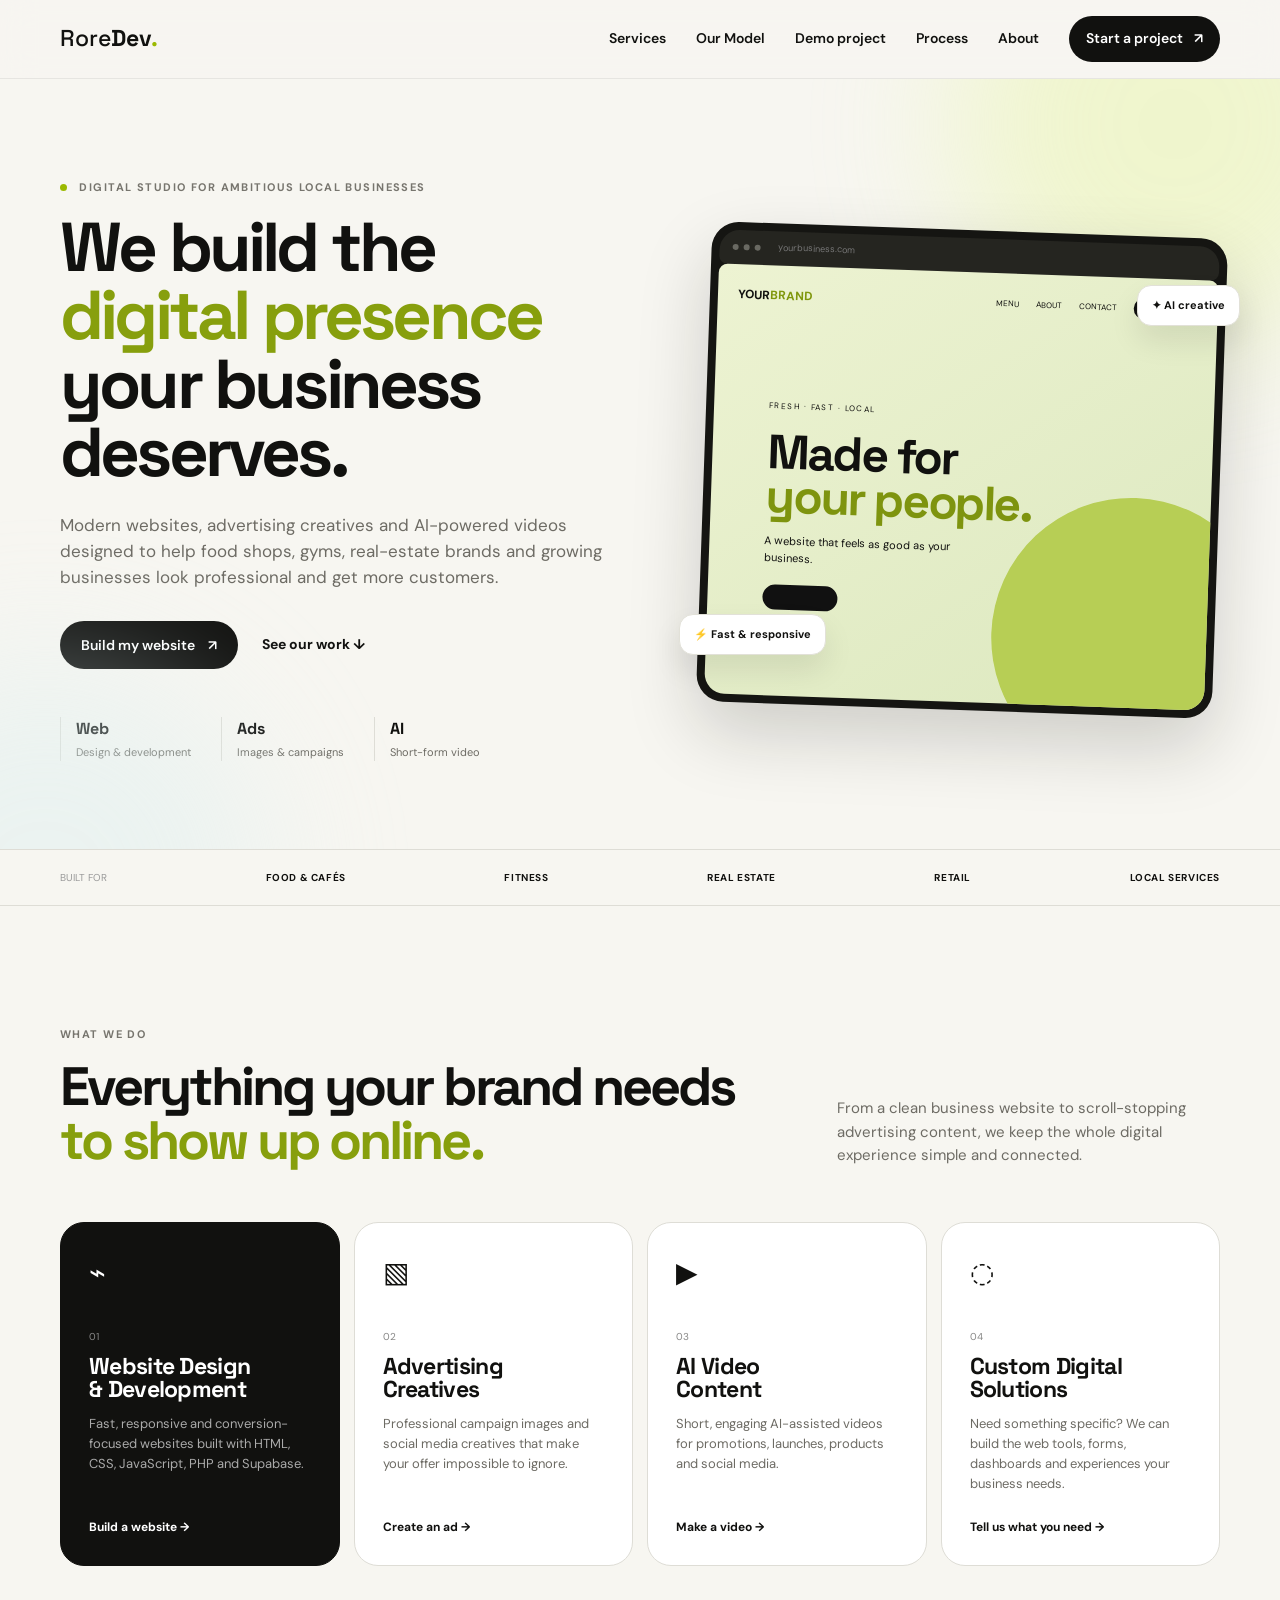
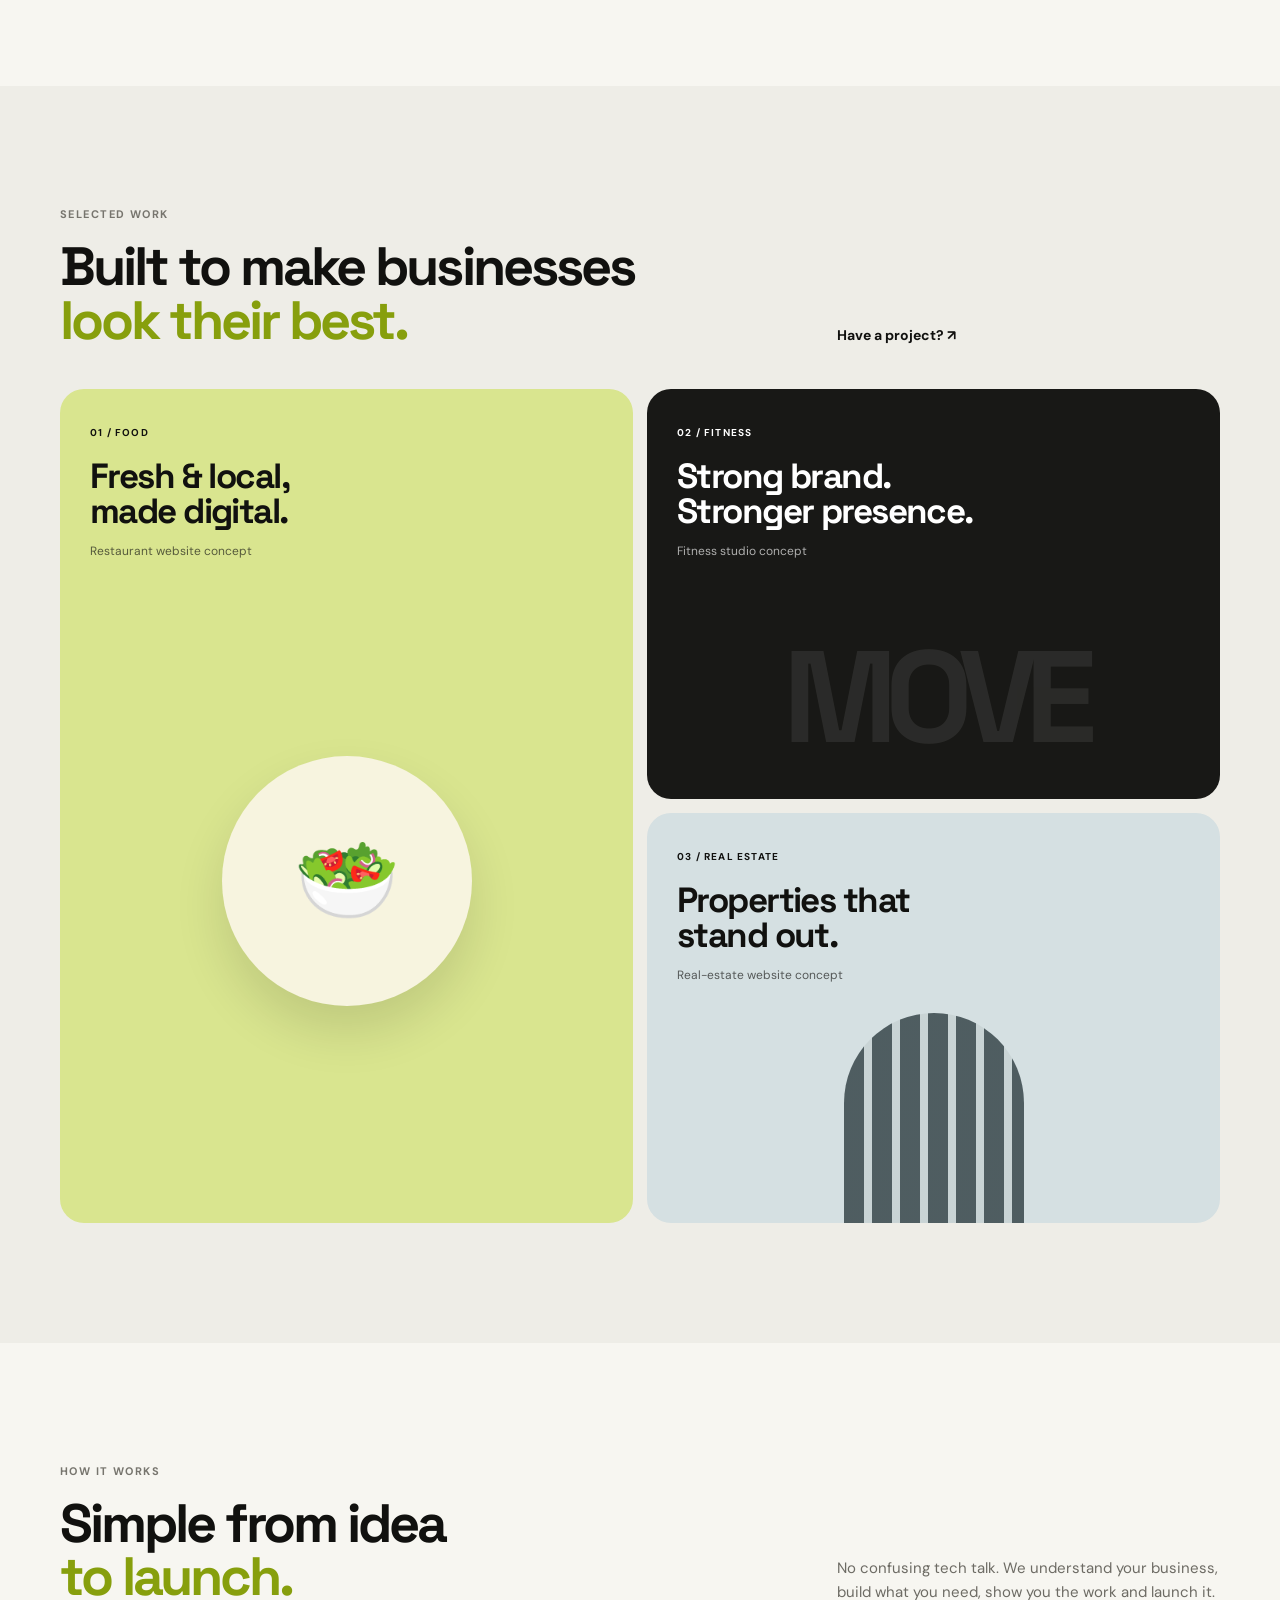
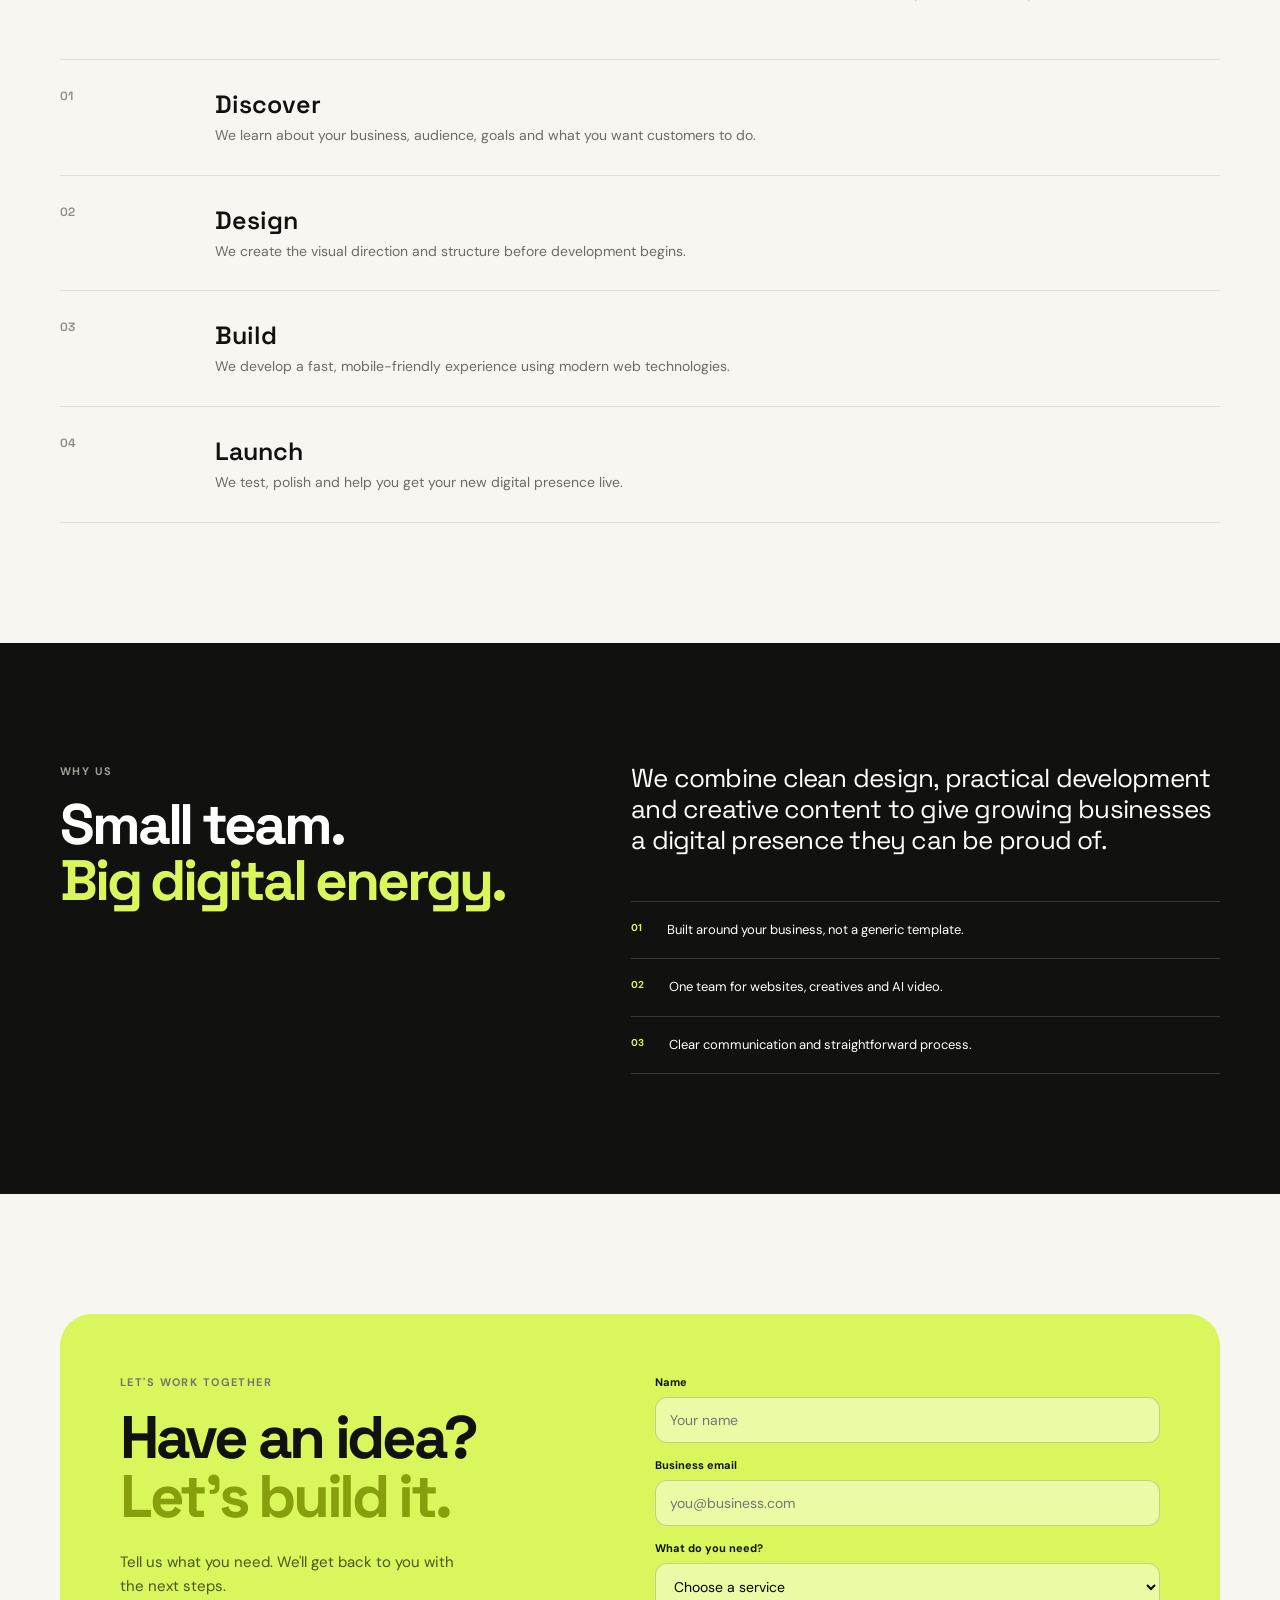
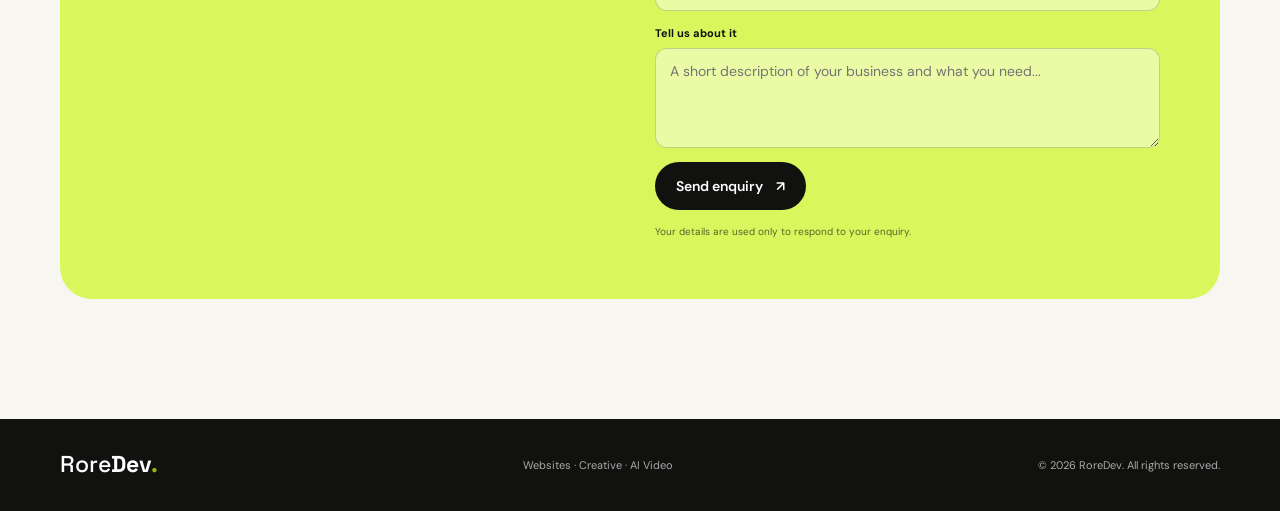
<file: index.html>
<!DOCTYPE html>
<html lang="en">
<head>
  <meta charset="UTF-8" />
  <meta name="viewport" content="width=device-width, initial-scale=1.0" />
  <meta name="description" content="A modern digital studio creating websites, advertising creatives and AI videos for growing businesses." />
  <title>ROREDEV — Websites & Digital Creative</title>
  <link rel="preconnect" href="https://fonts.googleapis.com">
  <link rel="preconnect" href="https://fonts.gstatic.com" crossorigin>
  <link href="https://fonts.googleapis.com/css2?family=DM+Sans:wght@400;500;600;700&family=Space+Grotesk:wght@500;600;700&display=swap" rel="stylesheet">
  <link rel="stylesheet" href="styles.css" />
</head>
<body>
  <header class="site-header" id="top">
    <nav class="nav container">
      <a class="logo" href="#top" aria-label="StudioLaunch home"><span>Rore</span>Dev<span class="dot">.</span></a>
      <button class="menu-toggle" aria-label="Open menu" aria-expanded="false">☰</button>
      <div class="nav-links">
        <a href="#services">Services</a>
        <a href="#work">Our Model</a>
        <a href="our project/our-demo-site.html">Demo project</a>
        <a href="#process">Process</a>
        <a href="#about">About</a>
        <a class="nav-cta" href="#contact">Start a project <span>↗</span></a>
      </div>
    </nav>
  </header>

  <main>
    <section class="hero">
      <div class="hero-glow glow-one"></div><div class="hero-glow glow-two"></div>
      <div class="container hero-grid">
        <div class="hero-copy">
          <p class="eyebrow"><span class="pulse"></span> Digital studio for ambitious local businesses</p>
          <h1>We build the <em>digital presence</em> your business deserves.</h1>
          <p class="hero-text">Modern websites, advertising creatives and AI-powered videos designed to help food shops, gyms, real-estate brands and growing businesses look professional and get more customers.</p>
          <div class="hero-actions">
            <a href="#contact" class="btn btn-primary">Build my website <span>↗</span></a>
            <a href="#work" class="text-link">See our work <span>↓</span></a>
          </div>
          <div class="hero-proof">
            <div><strong>Web</strong><span>Design & development</span></div>
            <div><strong>Ads</strong><span>Images & campaigns</span></div>
            <div><strong>AI</strong><span>Short-form video</span></div>
          </div>
        </div>
        <div class="hero-card-wrap">
          <div class="hero-card">
            <div class="browser-bar"><span></span><span></span><span></span><label>yourbusiness.com</label></div>
            <div class="mock-site">
              <div class="mock-nav"><b>YOUR<span>BRAND</span></b><i>MENU</i><i>ABOUT</i><i>CONTACT</i><button>ORDER NOW</button></div>
              <div class="mock-content">
                <small>FRESH · FAST · LOCAL</small>
                <h2>Made for<br><span>your people.</span></h2>
                <p>A website that feels as good as your business.</p>
                <div class="mock-button"></div>
              </div>
              <div class="mock-shape"></div>
            </div>
          </div>
          <div class="floating-tag tag-one">⚡ Fast & responsive</div>
          <div class="floating-tag tag-two">✦ AI creative</div>
        </div>
      </div>
    </section>

    <section class="logo-strip">
      <div class="container logo-strip-inner">
        <span>BUILT FOR</span><b>FOOD & CAFÉS</b><b>FITNESS</b><b>REAL ESTATE</b><b>RETAIL</b><b>LOCAL SERVICES</b>
      </div>
    </section>

    <section class="section" id="services">
      <div class="container">
        <div class="section-head">
          <div><p class="eyebrow">What we do</p><h2>Everything your brand needs<br><em>to show up online.</em></h2></div>
          <p>From a clean business website to scroll-stopping advertising content, we keep the whole digital experience simple and connected.</p>
        </div>
        <div class="service-grid">
          <article class="service-card featured"><div class="service-icon">⌁</div><span>01</span><h3>Website Design<br>& Development</h3><p>Fast, responsive and conversion-focused websites built with HTML, CSS, JavaScript, PHP and Supabase.</p><a href="#contact">Build a website →</a></article>
          <article class="service-card"><div class="service-icon">▧</div><span>02</span><h3>Advertising<br>Creatives</h3><p>Professional campaign images and social media creatives that make your offer impossible to ignore.</p><a href="#contact">Create an ad →</a></article>
          <article class="service-card"><div class="service-icon">▶</div><span>03</span><h3>AI Video<br>Content</h3><p>Short, engaging AI-assisted videos for promotions, launches, products and social media.</p><a href="#contact">Make a video →</a></article>
          <article class="service-card"><div class="service-icon">◌</div><span>04</span><h3>Custom Digital<br>Solutions</h3><p>Need something specific? We can build the web tools, forms, dashboards and experiences your business needs.</p><a href="#contact">Tell us what you need →</a></article>
        </div>
      </div>
    </section>

    <section class="work-section section" id="work">
      <div class="container">
        <div class="section-head compact"><div><p class="eyebrow">Selected work</p><h2>Built to make businesses<br><em>look their best.</em></h2></div><a class="text-link" href="#contact">Have a project? ↗</a></div>
        <div class="work-grid">
          <article class="project project-food"><div class="project-content"><span>01 / FOOD</span><h3>Fresh & local,<br>made digital.</h3><p>Restaurant website concept</p></div><div class="project-art food-art"><div class="plate">🥗</div></div></article>
          <article class="project project-gym"><div class="project-content"><span>02 / FITNESS</span><h3>Strong brand.<br>Stronger presence.</h3><p>Fitness studio concept</p></div><div class="project-art gym-art"><div class="gym-word">MOVE</div></div></article>
          <article class="project project-real"><div class="project-content"><span>03 / REAL ESTATE</span><h3>Properties that<br>stand out.</h3><p>Real-estate website concept</p></div><div class="project-art real-art"><div class="building"></div></div></article>
        </div>
      </div>
    </section>

    <section class="process section" id="process">
      <div class="container">
        <div class="section-head"><div><p class="eyebrow">How it works</p><h2>Simple from idea<br><em>to launch.</em></h2></div><p>No confusing tech talk. We understand your business, build what you need, show you the work and launch it.</p></div>
        <div class="steps">
          <div class="step"><span>01</span><div><h3>Discover</h3><p>We learn about your business, audience, goals and what you want customers to do.</p></div></div>
          <div class="step"><span>02</span><div><h3>Design</h3><p>We create the visual direction and structure before development begins.</p></div></div>
          <div class="step"><span>03</span><div><h3>Build</h3><p>We develop a fast, mobile-friendly experience using modern web technologies.</p></div></div>
          <div class="step"><span>04</span><div><h3>Launch</h3><p>We test, polish and help you get your new digital presence live.</p></div></div>
        </div>
      </div>
    </section>

    <section class="about section" id="about">
      <div class="container about-grid">
        <div><p class="eyebrow">Why us</p><h2>Small team.<br><em>Big digital energy.</em></h2></div>
        <div><p class="about-lead">We combine clean design, practical development and creative content to give growing businesses a digital presence they can be proud of.</p><div class="about-points"><div><b>01</b><span>Built around your business, not a generic template.</span></div><div><b>02</b><span>One team for websites, creatives and AI video.</span></div><div><b>03</b><span>Clear communication and straightforward process.</span></div></div></div>
      </div>
    </section>

    <section class="contact section" id="contact">
      <div class="container contact-box">
        <div><p class="eyebrow">Let's work together</p><h2>Have an idea?<br><em>Let's build it.</em></h2><p>Tell us what you need. We'll get back to you with the next steps.</p></div>
        <form id="contactForm">
          <label>Name<input name="name" required placeholder="Your name"></label>
          <label>Business email<input type="email" name="email" required placeholder="you@business.com"></label>
          <label>What do you need?<select name="service" required><option value="">Choose a service</option><option>Website</option><option>Advertising creatives</option><option>AI video</option><option>Custom digital solution</option><option>Not sure yet</option></select></label>
          <label>Tell us about it<textarea name="message" rows="4" required placeholder="A short description of your business and what you need..."></textarea></label>
          <button class="btn btn-primary" type="submit">Send enquiry <span>↗</span></button>
          <p class="form-note" id="formNote">Your details are used only to respond to your enquiry.</p>
        </form>
      </div>
    </section>
  </main>

  <footer>
    <div class="container footer-inner">
      <a class="logo" href="#top"><span>Rore</span>Dev<span class="dot">.</span></a>
      <p>Websites · Creative · AI Video</p>
      <p>© <span id="year"></span> RoreDev. All rights reserved.</p>
    </div>
  </footer>
 <script src="script.js"></script>
</body>
</html>
</file>
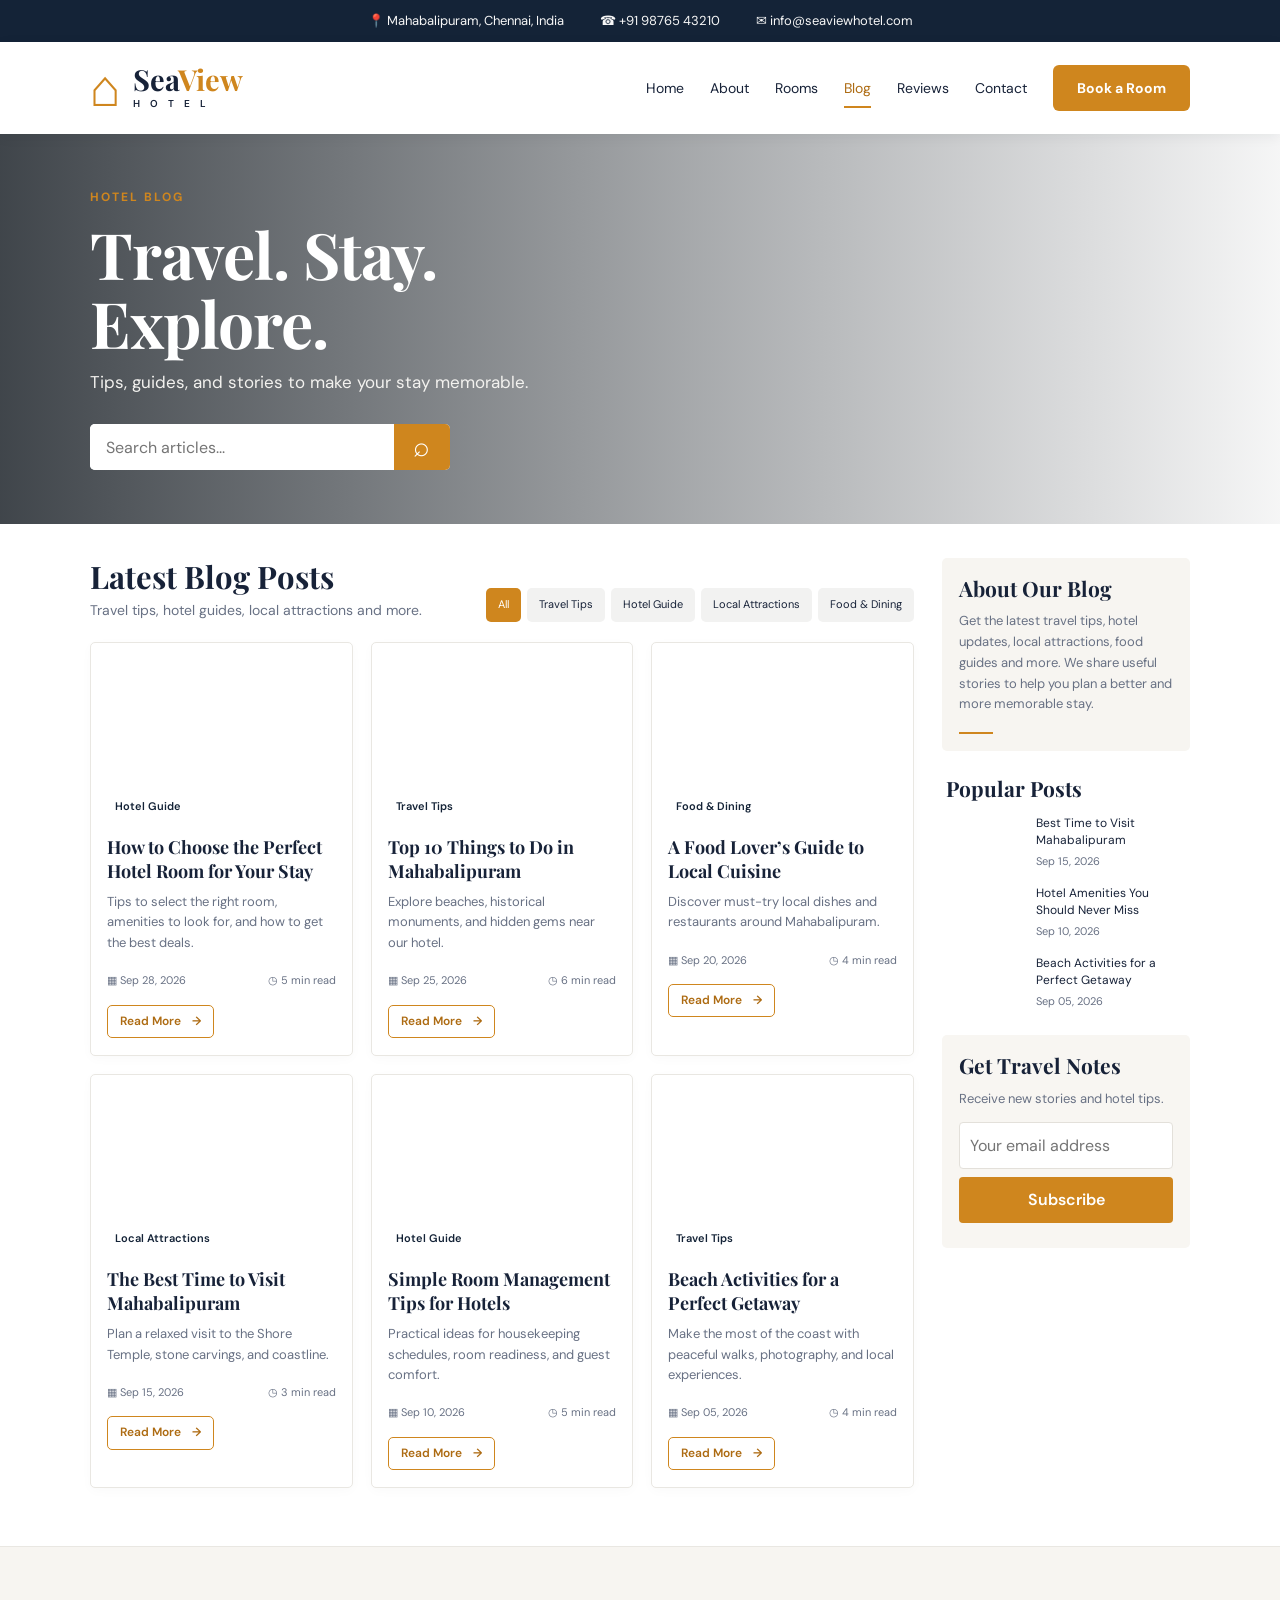
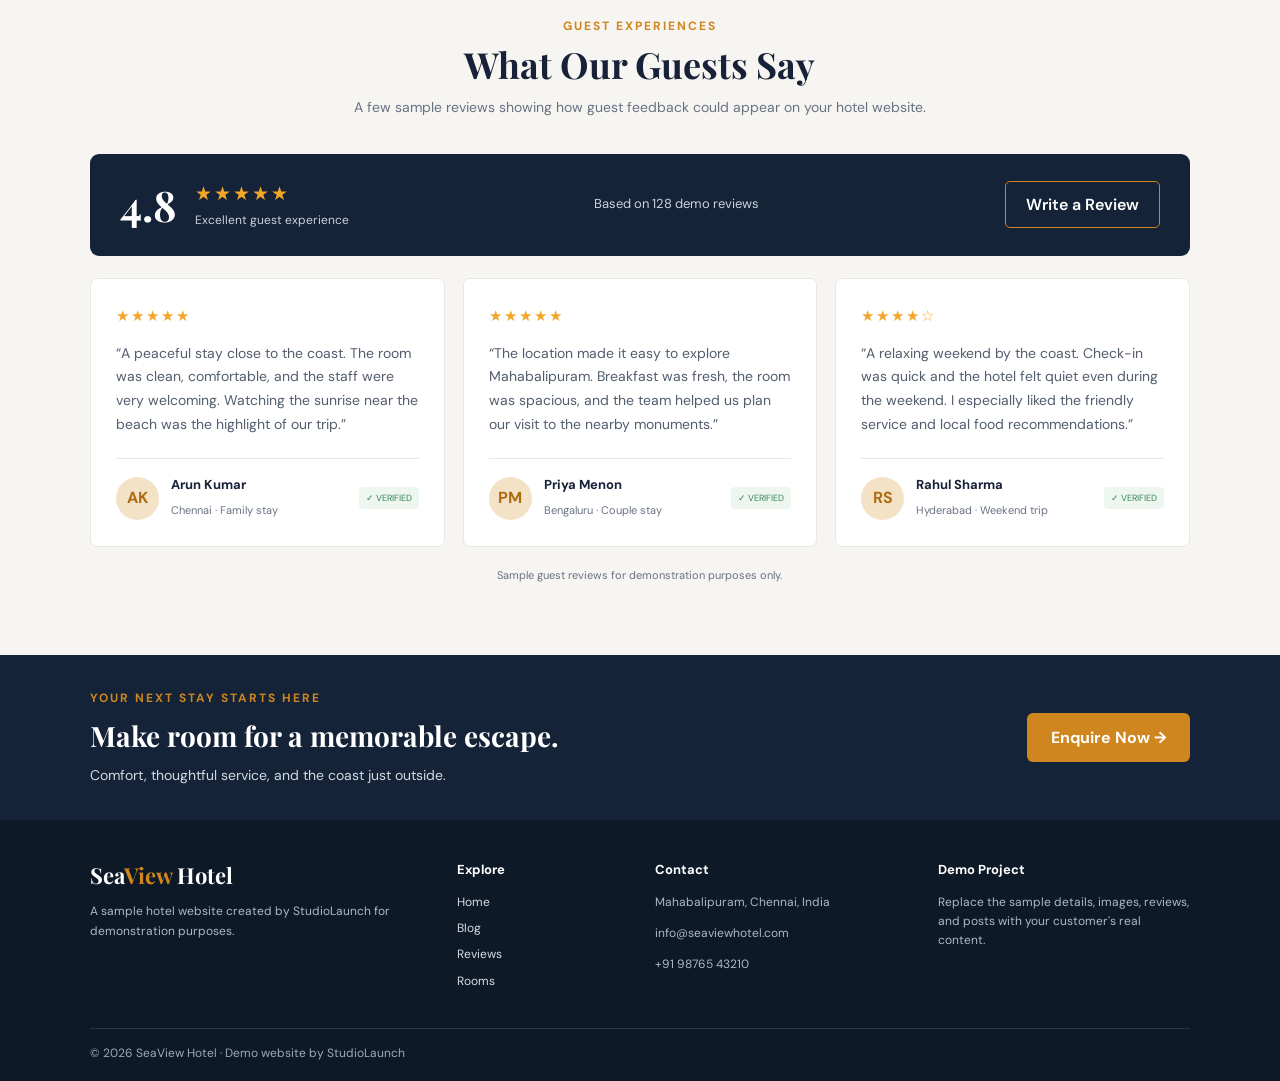
<file: our project/hotel-demo-site.html>
<!DOCTYPE html>
<html lang="en">
<head>
  <meta charset="UTF-8">
  <meta name="viewport" content="width=device-width, initial-scale=1.0">
  <meta name="description" content="Hotel management demo blog featuring hospitality tips, guest experience, food, travel and hotel technology.">
  <title>SeaView Hotel | Hospitality Blog Demo</title>

  <style>
    @import url('https://fonts.googleapis.com/css2?family=DM+Sans:wght@400;500;600;700&family=Playfair+Display:wght@600;700&display=swap');

    :root {
      --navy: #142337;
      --gold: #cf861e;
      --gold-dark: #ad6b12;
      --ink: #172238;
      --muted: #687184;
      --paper: #fff;
      --soft: #f7f5f1;
      --line: #e9e7e2;
      --shadow: 0 8px 28px rgba(20, 35, 55, .06);
    }

    * { box-sizing: border-box; }

    html { scroll-behavior: smooth; }

    body {
      margin: 0;
      color: var(--ink);
      font-family: 'DM Sans', sans-serif;
      background: #fff;
      line-height: 1.6;
    }

    a {
      color: inherit;
      text-decoration: none;
    }

    button, input, textarea, select {
      font: inherit;
    }

    button { cursor: pointer; }

    .topbar {
      height: 42px;
      background: var(--navy);
      color: #f7f7f7;
      display: flex;
      align-items: center;
      justify-content: center;
      gap: 36px;
      font-size: 13px;
      padding: 0 5%;
    }

    .site-header {
      height: 92px;
      display: flex;
      align-items: center;
      justify-content: space-between;
      padding: 0 7%;
      background: #fff;
      position: sticky;
      top: 0;
      z-index: 10;
      box-shadow: 0 3px 12px #0f1f3010;
    }

    .brand {
      display: flex;
      align-items: center;
      gap: 12px;
    }

    .brand-mark {
      font-size: 52px;
      color: var(--gold);
      line-height: 1;
    }

    .brand strong {
      display: block;
      font-family: 'Playfair Display', serif;
      font-size: 29px;
      line-height: 1.1;
    }

    .brand strong span,
    .footer-brand strong span {
      color: var(--gold);
    }

    .brand small {
      display: block;
      font-size: 10px;
      letter-spacing: 4px;
      font-weight: 600;
    }

    .nav-links {
      display: flex;
      align-items: center;
      gap: 26px;
      font-size: 14px;
    }

    .nav-links > a:not(.book-btn) {
      padding: 12px 0;
      position: relative;
    }

    .nav-links > a.active,
    .nav-links > a:not(.book-btn):hover {
      color: var(--gold-dark);
    }

    .nav-links > a.active:after {
      content: "";
      height: 2px;
      background: var(--gold);
      position: absolute;
      bottom: 3px;
      left: 0;
      right: 0;
    }

    .book-btn {
      background: var(--gold);
      color: #fff !important;
      padding: 12px 24px;
      border-radius: 6px;
      font-weight: 700;
      display: inline-block;
      transition: .2s;
      border: 0;
    }

    .book-btn:hover,
    .hero-search button:hover,
    .newsletter button:hover {
      background: var(--gold-dark);
    }

    .menu-toggle {
      display: none;
      border: 0;
      background: none;
      font-size: 26px;
      color: var(--navy);
    }

    .hero {
      min-height: 390px;
      background:
        linear-gradient(90deg, rgba(10,17,24,.78), rgba(10,17,24,.36) 54%, rgba(10,17,24,.04)),
        url('https://images.unsplash.com/photo-1611892440504-42a792e24d32?auto=format&fit=crop&w=2000&q=85')
        center 54% / cover;
      display: flex;
      align-items: center;
      color: #fff;
    }

    .hero-content {
      width: min(1320px, 86%);
      margin: auto;
      padding: 44px 0;
    }

    .eyebrow {
      font-size: 12px;
      letter-spacing: 2px;
      font-weight: 700;
      margin: 0 0 12px;
      color: var(--gold);
    }

    .hero h1 {
      font: 700 clamp(44px, 5vw, 66px)/1.08 'Playfair Display', serif;
      margin: 0 0 12px;
      letter-spacing: -1px;
    }

    .hero-copy {
      font-size: 17px;
      margin: 0 0 28px;
      color: #f3f2ef;
    }

    .hero-search {
      display: flex;
      width: min(360px, 100%);
      height: 46px;
      background: #fff;
      border-radius: 5px;
      overflow: hidden;
    }

    .hero-search input {
      min-width: 0;
      flex: 1;
      border: 0;
      padding: 0 16px;
      outline: none;
      color: var(--ink);
    }

    .hero-search button {
      width: 56px;
      border: 0;
      background: var(--gold);
      color: white;
      font-size: 28px;
    }

    .section-wrap {
      width: min(1320px, 86%);
      margin: auto;
    }

    .blog-layout {
      display: grid;
      grid-template-columns: minmax(0, 1fr) 248px;
      gap: 28px;
      padding-top: 34px;
      padding-bottom: 58px;
    }

    .section-heading {
      display: flex;
      align-items: end;
      justify-content: space-between;
      gap: 20px;
      margin-bottom: 20px;
    }

    .section-heading h2,
    .sidebar h3,
    .cta-band h2,
    .review-heading h2 {
      font-family: 'Playfair Display', serif;
    }

    .section-heading h2 {
      font-size: 31px;
      line-height: 1.2;
      margin: 0 0 4px;
    }

    .section-heading p {
      margin: 0;
      color: var(--muted);
      font-size: 14px;
    }

    .filters {
      display: flex;
      gap: 6px;
      flex-wrap: wrap;
      justify-content: flex-end;
    }

    .filter {
      border: 0;
      background: #f2f2f1;
      color: var(--ink);
      padding: 8px 12px;
      border-radius: 5px;
      font-size: 11px;
    }

    .filter:hover,
    .filter.active {
      background: var(--gold);
      color: #fff;
    }

    .post-grid {
      display: grid;
      grid-template-columns: repeat(3, minmax(0, 1fr));
      gap: 18px;
    }

    .post-card {
      border: 1px solid var(--line);
      border-radius: 5px;
      overflow: hidden;
      background: #fff;
      box-shadow: 0 3px 12px rgba(10,20,30,.025);
      transition: transform .2s, box-shadow .2s;
    }

    .post-card:hover {
      transform: translateY(-3px);
      box-shadow: var(--shadow);
    }

    .post-image {
      height: 178px;
      background-size: cover;
      background-position: center;
      position: relative;
    }

    .room-image {
      background-image: url('https://images.unsplash.com/photo-1611892440504-42a792e24d32?auto=format&fit=crop&w=800&q=80');
    }

    .pool-image {
      background-image: url('https://images.unsplash.com/photo-1571896349842-33c89424de2d?auto=format&fit=crop&w=800&q=80');
    }

    .dining-image {
      background-image: url('https://images.unsplash.com/photo-1414235077428-338989a2e8c0?auto=format&fit=crop&w=800&q=80');
    }

    .temple-image {
      background-image: url('https://images.unsplash.com/photo-1600100397608-f010a6b8a6e5?auto=format&fit=crop&w=800&q=80');
    }

    .housekeeping-image {
      background-image: url('https://images.unsplash.com/photo-1566665797739-1674de7a421a?auto=format&fit=crop&w=800&q=80');
    }

    .beach-image {
      background-image: url('https://images.unsplash.com/photo-1500375592092-40eb2168fd21?auto=format&fit=crop&w=800&q=80');
    }

    .category-tag {
      position: absolute;
      bottom: 0;
      left: 14px;
      background: #fff;
      color: var(--navy);
      padding: 5px 10px;
      border-radius: 5px 5px 0 0;
      font-size: 11px;
      font-weight: 600;
    }

    .post-body {
      padding: 14px 16px 17px;
    }

    .post-body h3 {
      font: 700 18px/1.35 'Playfair Display', serif;
      margin: 0 0 8px;
      min-height: 49px;
    }

    .post-body > p {
      font-size: 13px;
      color: var(--muted);
      margin: 0 0 18px;
      min-height: 42px;
    }

    .post-meta {
      display: flex;
      justify-content: space-between;
      gap: 8px;
      font-size: 11px;
      color: var(--muted);
      margin-bottom: 15px;
    }

    .read-more {
      border: 1px solid var(--gold);
      background: #fff;
      color: var(--gold-dark);
      padding: 6px 12px;
      border-radius: 5px;
      font-size: 12px;
      font-weight: 600;
    }

    .read-more span { padding-left: 8px; }

    .read-more:hover {
      background: var(--gold);
      color: white;
    }

    .sidebar-box {
      background: var(--soft);
      padding: 17px;
      border-radius: 5px;
      margin-bottom: 24px;
    }

    .sidebar h3 {
      font-size: 21px;
      line-height: 1.25;
      margin: 0 0 10px;
    }

    .sidebar-box p,
    .newsletter p {
      font-size: 13px;
      color: var(--muted);
      margin: 0;
    }

    .gold-line {
      display: block;
      width: 34px;
      height: 2px;
      background: var(--gold);
      margin-top: 17px;
    }

    .popular-box {
      padding: 0 4px;
      margin-bottom: 24px;
    }

    .popular-box h3 { margin-bottom: 12px; }

    .popular-post {
      display: flex;
      align-items: center;
      gap: 12px;
      font-size: 12px;
      line-height: 1.4;
      margin: 0 0 12px;
    }

    .popular-post:hover { color: var(--gold-dark); }

    .popular-post small {
      display: block;
      color: var(--muted);
      margin-top: 5px;
      font-size: 11px;
    }

    .mini-image {
      width: 78px;
      height: 58px;
      flex: 0 0 78px;
      border-radius: 4px;
      background-size: cover;
      background-position: center;
    }

    .mini-temple {
      background-image: url('https://images.unsplash.com/photo-1600100397608-f010a6b8a6e5?auto=format&fit=crop&w=200&q=75');
    }

    .mini-room {
      background-image: url('https://images.unsplash.com/photo-1566665797739-1674de7a421a?auto=format&fit=crop&w=200&q=75');
    }

    .mini-beach {
      background-image: url('https://images.unsplash.com/photo-1500375592092-40eb2168fd21?auto=format&fit=crop&w=200&q=75');
    }

    .newsletter {
      padding: 17px;
      background: #f8f6f2;
      border-radius: 5px;
    }

    .newsletter form { margin-top: 12px; }

    .newsletter input {
      width: 100%;
      padding: 10px;
      border: 1px solid #e3e0da;
      border-radius: 4px;
      margin-bottom: 8px;
      outline-color: var(--gold);
    }

    .newsletter button {
      width: 100%;
      border: 0;
      background: var(--gold);
      color: #fff;
      padding: 10px;
      border-radius: 4px;
      font-weight: 600;
    }

    .form-note {
      margin-top: 8px !important;
      font-size: 12px !important;
    }

    .empty-state {
      padding: 24px;
      background: var(--soft);
      border-radius: 6px;
      color: var(--muted);
    }

    /* REVIEWS */

    .reviews-section {
      background: var(--soft);
      padding: 70px 0;
      border-top: 1px solid var(--line);
    }

    .review-heading {
      text-align: center;
      max-width: 650px;
      margin: 0 auto 35px;
    }

    .review-heading .eyebrow { margin-bottom: 7px; }

    .review-heading h2 {
      font-size: 36px;
      margin: 0 0 10px;
      line-height: 1.2;
    }

    .review-heading > p:not(.eyebrow) {
      color: var(--muted);
      margin: 0;
      font-size: 14px;
    }

    .review-summary {
      background: var(--navy);
      color: #fff;
      border-radius: 9px;
      padding: 23px 30px;
      margin-bottom: 22px;
      display: flex;
      justify-content: space-between;
      align-items: center;
      gap: 25px;
    }

    .score-wrap {
      display: flex;
      align-items: center;
      gap: 18px;
    }

    .score {
      font: 700 42px 'Playfair Display', serif;
    }

    .summary-stars,
    .review-stars {
      color: #f2a62a;
      letter-spacing: 2px;
    }

    .summary-stars { font-size: 19px; }

    .score-description {
      color: #cbd2dc;
      font-size: 12px;
      margin-top: 2px;
    }

    .summary-count {
      font-size: 13px;
      color: #cbd2dc;
    }

    .outline-gold-btn {
      border: 1px solid var(--gold);
      color: #fff;
      background: transparent;
      border-radius: 5px;
      padding: 10px 20px;
      font-weight: 600;
      transition: .2s;
    }

    .outline-gold-btn:hover {
      background: var(--gold);
    }

    .review-grid {
      display: grid;
      grid-template-columns: repeat(3, minmax(0, 1fr));
      gap: 18px;
    }

    .review-card {
      padding: 25px;
      background: #fff;
      border: 1px solid var(--line);
      border-radius: 7px;
      transition: .2s;
    }

    .review-card:hover {
      transform: translateY(-3px);
      box-shadow: var(--shadow);
    }

    .review-stars {
      font-size: 15px;
      margin-bottom: 14px;
    }

    .review-card blockquote {
      margin: 0 0 21px;
      color: #525d6e;
      font-size: 14px;
      line-height: 1.7;
    }

    .review-user {
      border-top: 1px solid var(--line);
      padding-top: 16px;
      display: flex;
      align-items: center;
      gap: 12px;
    }

    .avatar {
      width: 43px;
      height: 43px;
      border-radius: 50%;
      background: #f3e2c6;
      color: var(--gold-dark);
      display: grid;
      place-items: center;
      flex: 0 0 43px;
      font-weight: 700;
    }

    .review-user strong {
      display: block;
      font-size: 13px;
    }

    .review-user small {
      color: var(--muted);
      font-size: 11px;
    }

    .verified {
      margin-left: auto;
      color: #398459;
      background: #edf7f0;
      padding: 4px 7px;
      border-radius: 4px;
      font-size: 9px;
      white-space: nowrap;
    }

    .review-demo-note {
      text-align: center;
      color: var(--muted);
      font-size: 11px;
      margin: 20px 0 0;
    }

    /* CTA */

    .cta-band {
      padding: 34px 7%;
      background: var(--navy);
      color: #fff;
      display: flex;
      align-items: center;
      justify-content: space-between;
      gap: 25px;
    }

    .cta-band h2 {
      font-size: 28px;
      margin: 0 0 5px;
    }

    .cta-band p:not(.eyebrow) {
      margin: 0;
      color: #d2d9e2;
      font-size: 14px;
    }

    .cta-band .eyebrow { margin-bottom: 6px; }

    footer {
      display: grid;
      grid-template-columns: 2fr 1fr 1.5fr 1.5fr;
      gap: 30px;
      padding: 40px 7% 18px;
      background: #0e1928;
      color: #d7dce3;
      font-size: 12px;
    }

    footer h4 {
      color: #fff;
      margin: 0 0 12px;
      font-size: 13px;
    }

    footer a {
      display: block;
      margin-bottom: 7px;
    }

    footer a:hover { color: #f0b34f; }

    .footer-brand strong {
      font: 700 22px 'Playfair Display', serif;
      color: white;
    }

    .footer-brand p,
    footer p {
      color: #aeb8c6;
    }

    .copyright {
      grid-column: 1/-1;
      border-top: 1px solid #ffffff20;
      padding-top: 15px;
      color: #9ea9b8;
    }

    /* DIALOGS */

    .post-dialog,
    .review-dialog {
      width: min(600px, 90vw);
      border: 0;
      border-radius: 10px;
      padding: 34px;
      box-shadow: 0 20px 80px #0005;
      color: var(--ink);
    }

    .post-dialog::backdrop,
    .review-dialog::backdrop {
      background: #101a28aa;
    }

    .post-dialog h2,
    .review-dialog h2 {
      font: 700 30px 'Playfair Display', serif;
      margin: 0 0 15px;
    }

    .post-dialog p { color: var(--muted); }

    .dialog-close {
      position: absolute;
      right: 14px;
      top: 10px;
      border: 0;
      background: none;
      font-size: 28px;
    }

    .demo-note {
      padding: 12px;
      background: var(--soft);
      border-radius: 5px;
      font-size: 12px;
    }

    .review-form label {
      display: block;
      font-size: 12px;
      font-weight: 600;
      margin: 12px 0 5px;
    }

    .review-form input,
    .review-form select,
    .review-form textarea {
      width: 100%;
      border: 1px solid var(--line);
      border-radius: 5px;
      padding: 10px 12px;
      outline-color: var(--gold);
    }

    .review-form textarea {
      min-height: 110px;
      resize: vertical;
    }

    .review-form button {
      margin-top: 15px;
      width: 100%;
    }

    .review-success {
      color: #34784f;
      font-size: 13px;
      margin: 10px 0 0;
    }

    .sr-only {
      position: absolute;
      width: 1px;
      height: 1px;
      padding: 0;
      margin: -1px;
      overflow: hidden;
      clip: rect(0, 0, 0, 0);
      white-space: nowrap;
      border: 0;
    }

    @media(max-width:1150px) {
      .site-header { padding: 0 5%; }
      .nav-links { gap: 17px; }
      .section-wrap { width: 90%; }

      .blog-layout {
        grid-template-columns: minmax(0, 1fr) 220px;
        gap: 20px;
      }

      .post-grid { gap: 12px; }
      .post-image { height: 145px; }
      .post-body { padding: 12px; }
      .post-body h3 { font-size: 16px; }
      .filters { max-width: 400px; }
    }

    @media(max-width:900px) {
      .topbar {
        gap: 16px;
        font-size: 11px;
      }

      .site-header { height: 78px; }

      .menu-toggle { display: block; }

      .nav-links {
        display: none;
        position: absolute;
        top: 78px;
        left: 0;
        right: 0;
        background: #fff;
        padding: 18px 6%;
        box-shadow: 0 12px 18px #14233718;
        flex-direction: column;
        align-items: stretch;
        gap: 8px;
      }

      .nav-links.open { display: flex; }

      .nav-links > a:not(.book-btn) { padding: 8px 0; }

      .nav-links > a.active:after { display: none; }

      .book-btn { text-align: center; }

      .hero { min-height: 360px; }

      .blog-layout { grid-template-columns: 1fr; }

      .sidebar {
        display: grid;
        grid-template-columns: repeat(3, minmax(0,1fr));
        gap: 14px;
      }

      .sidebar-box,
      .popular-box { margin-bottom: 0; }

      .popular-post { gap: 7px; }

      .mini-image {
        width: 55px;
        flex-basis: 55px;
        height: 48px;
      }

      .section-heading {
        align-items: flex-start;
        flex-direction: column;
      }

      .filters {
        justify-content: flex-start;
        max-width: none;
      }

      .review-grid {
        grid-template-columns: repeat(2, minmax(0,1fr));
      }

      .review-card:last-child {
        grid-column: 1 / -1;
      }
    }

    @media(max-width:620px) {
      .topbar {
        height: auto;
        min-height: 35px;
        gap: 5px 14px;
        flex-wrap: wrap;
        padding: 7px 4%;
        font-size: 10px;
      }

      .topbar span:last-child { display: none; }

      .site-header {
        padding: 0 5%;
        height: 72px;
      }

      .brand-mark { font-size: 42px; }
      .brand strong { font-size: 24px; }
      .nav-links { top: 72px; }

      .hero {
        min-height: 340px;
        background-position: 58% center;
      }

      .hero-content {
        width: 88%;
        padding: 40px 0;
      }

      .hero h1 { font-size: 47px; }

      .hero-copy {
        font-size: 15px;
        max-width: 300px;
      }

      .section-wrap { width: 90%; }

      .blog-layout { padding-top: 28px; }
      .section-heading h2 { font-size: 27px; }
      .filters { gap: 6px; }
      .filter { padding: 7px 10px; }

      .post-grid { grid-template-columns: 1fr; }

      .post-image { height: 205px; }

      .post-body h3,
      .post-body > p {
        min-height: 0;
      }

      .post-body > p { margin-bottom: 14px; }

      .sidebar { grid-template-columns: 1fr; }

      .popular-box { padding: 10px 4px; }

      .mini-image {
        width: 78px;
        flex-basis: 78px;
        height: 58px;
      }

      .reviews-section { padding: 50px 0; }

      .review-heading h2 { font-size: 29px; }

      .review-summary {
        flex-direction: column;
        align-items: flex-start;
        padding: 22px;
      }

      .review-grid { grid-template-columns: 1fr; }

      .review-card:last-child { grid-column: auto; }

      .review-card { padding: 21px; }

      .cta-band {
        align-items: flex-start;
        flex-direction: column;
        padding: 30px 6%;
      }

      .cta-band h2 { font-size: 25px; }

      footer {
        grid-template-columns: 1fr 1fr;
        padding: 30px 6% 18px;
        gap: 25px 18px;
      }

      .footer-brand { grid-column: 1/-1; }
      .copyright { font-size: 11px; }

      .post-dialog,
      .review-dialog {
        padding: 28px 22px;
      }

      .post-dialog h2,
      .review-dialog h2 {
        font-size: 25px;
      }
    }
  </style>
</head>

<body>

  <div class="topbar">
    <span>📍 Mahabalipuram, Chennai, India</span>
    <span>☎ +91 98765 43210</span>
    <span>✉ info@seaviewhotel.com</span>
  </div>

  <header class="site-header">
    <a class="brand" href="#home" aria-label="SeaView Hotel home">
      <span class="brand-mark">⌂</span>
      <span>
        <strong>Sea<span>View</span></strong>
        <small>H O T E L</small>
      </span>
    </a>

    <button class="menu-toggle" aria-label="Toggle navigation" aria-expanded="false">☰</button>

    <nav class="nav-links" aria-label="Main navigation">
      <a href="#home">Home</a>
      <a href="#about">About</a>
      <a href="#rooms">Rooms</a>
      <a class="active" href="#blog">Blog</a>
      <a href="#reviews">Reviews</a>
      <a href="#contact">Contact</a>
      <a class="book-btn" href="#contact">Book a Room</a>
    </nav>
  </header>

  <main>

    <section class="hero" id="home">
      <div class="hero-content">
        <p class="eyebrow">HOTEL BLOG</p>
        <h1>Travel. Stay.<br>Explore.</h1>
        <p class="hero-copy">Tips, guides, and stories to make your stay memorable.</p>

        <form class="hero-search" id="searchForm">
          <label class="sr-only" for="searchInput">Search blog articles</label>
          <input id="searchInput" type="search" placeholder="Search articles..." autocomplete="off">
          <button type="submit" aria-label="Search">⌕</button>
        </form>
      </div>
    </section>

    <section class="blog-layout section-wrap" id="blog">

      <div class="main-column">
        <div class="section-heading">
          <div>
            <h2>Latest Blog Posts</h2>
            <p>Travel tips, hotel guides, local attractions and more.</p>
          </div>

          <div class="filters" role="group" aria-label="Filter blog posts">
            <button class="filter active" data-category="All">All</button>
            <button class="filter" data-category="Travel Tips">Travel Tips</button>
            <button class="filter" data-category="Hotel Guide">Hotel Guide</button>
            <button class="filter" data-category="Local Attractions">Local Attractions</button>
            <button class="filter" data-category="Food & Dining">Food &amp; Dining</button>
          </div>
        </div>

        <div class="post-grid" id="postGrid">

          <article class="post-card" data-category="Hotel Guide" data-search="choose perfect hotel room stay amenities deals hotel guide">
            <div class="post-image room-image">
              <span class="category-tag">Hotel Guide</span>
            </div>
            <div class="post-body">
              <h3>How to Choose the Perfect Hotel Room for Your Stay</h3>
              <p>Tips to select the right room, amenities to look for, and how to get the best deals.</p>
              <div class="post-meta">
                <span>▦ Sep 28, 2026</span>
                <span>◷ 5 min read</span>
              </div>
              <button class="read-more" data-post="room">Read More <span>→</span></button>
            </div>
          </article>

          <article class="post-card" data-category="Travel Tips" data-search="top things to do mahabalipuram beaches monuments hidden gems travel">
            <div class="post-image pool-image">
              <span class="category-tag">Travel Tips</span>
            </div>
            <div class="post-body">
              <h3>Top 10 Things to Do in Mahabalipuram</h3>
              <p>Explore beaches, historical monuments, and hidden gems near our hotel.</p>
              <div class="post-meta">
                <span>▦ Sep 25, 2026</span>
                <span>◷ 6 min read</span>
              </div>
              <button class="read-more" data-post="mahabalipuram">Read More <span>→</span></button>
            </div>
          </article>

          <article class="post-card" data-category="Food & Dining" data-search="food lover guide local cuisine restaurant dining seafood">
            <div class="post-image dining-image">
              <span class="category-tag">Food &amp; Dining</span>
            </div>
            <div class="post-body">
              <h3>A Food Lover’s Guide to Local Cuisine</h3>
              <p>Discover must-try local dishes and restaurants around Mahabalipuram.</p>
              <div class="post-meta">
                <span>▦ Sep 20, 2026</span>
                <span>◷ 4 min read</span>
              </div>
              <button class="read-more" data-post="food">Read More <span>→</span></button>
            </div>
          </article>

          <article class="post-card" data-category="Local Attractions" data-search="best time visit mahabalipuram shore temple attraction sightseeing">
            <div class="post-image temple-image">
              <span class="category-tag">Local Attractions</span>
            </div>
            <div class="post-body">
              <h3>The Best Time to Visit Mahabalipuram</h3>
              <p>Plan a relaxed visit to the Shore Temple, stone carvings, and coastline.</p>
              <div class="post-meta">
                <span>▦ Sep 15, 2026</span>
                <span>◷ 3 min read</span>
              </div>
              <button class="read-more" data-post="temple">Read More <span>→</span></button>
            </div>
          </article>

          <article class="post-card" data-category="Hotel Guide" data-search="hotel housekeeping room management guest satisfaction operations">
            <div class="post-image housekeeping-image">
              <span class="category-tag">Hotel Guide</span>
            </div>
            <div class="post-body">
              <h3>Simple Room Management Tips for Hotels</h3>
              <p>Practical ideas for housekeeping schedules, room readiness, and guest comfort.</p>
              <div class="post-meta">
                <span>▦ Sep 10, 2026</span>
                <span>◷ 5 min read</span>
              </div>
              <button class="read-more" data-post="management">Read More <span>→</span></button>
            </div>
          </article>

          <article class="post-card" data-category="Travel Tips" data-search="beach activities perfect getaway family travel coast">
            <div class="post-image beach-image">
              <span class="category-tag">Travel Tips</span>
            </div>
            <div class="post-body">
              <h3>Beach Activities for a Perfect Getaway</h3>
              <p>Make the most of the coast with peaceful walks, photography, and local experiences.</p>
              <div class="post-meta">
                <span>▦ Sep 05, 2026</span>
                <span>◷ 4 min read</span>
              </div>
              <button class="read-more" data-post="beach">Read More <span>→</span></button>
            </div>
          </article>

        </div>

        <p class="empty-state" id="emptyState" hidden>
          No articles found. Try another search or category.
        </p>
      </div>

      <aside class="sidebar">

        <section class="sidebar-box" id="about">
          <h3>About Our Blog</h3>
          <p>
            Get the latest travel tips, hotel updates, local attractions,
            food guides and more. We share useful stories to help you plan
            a better and more memorable stay.
          </p>
          <span class="gold-line"></span>
        </section>

        <section class="popular-box">
          <h3>Popular Posts</h3>

          <a class="popular-post" href="#blog" data-popular="temple">
            <span class="mini-image mini-temple"></span>
            <span>
              Best Time to Visit Mahabalipuram
              <small>Sep 15, 2026</small>
            </span>
          </a>

          <a class="popular-post" href="#blog" data-popular="room">
            <span class="mini-image mini-room"></span>
            <span>
              Hotel Amenities You Should Never Miss
              <small>Sep 10, 2026</small>
            </span>
          </a>

          <a class="popular-post" href="#blog" data-popular="beach">
            <span class="mini-image mini-beach"></span>
            <span>
              Beach Activities for a Perfect Getaway
              <small>Sep 05, 2026</small>
            </span>
          </a>
        </section>

        <section class="newsletter">
          <h3>Get Travel Notes</h3>
          <p>Receive new stories and hotel tips.</p>

          <form id="newsletterForm">
            <label class="sr-only" for="newsletterEmail">Your email</label>
            <input id="newsletterEmail" type="email" placeholder="Your email address" required>
            <button type="submit">Subscribe</button>
          </form>

          <p class="form-note" id="newsletterNote" aria-live="polite"></p>
        </section>

      </aside>
    </section>

    <!-- GUEST REVIEWS -->

    <section class="reviews-section" id="reviews">
      <div class="section-wrap">

        <div class="review-heading">
          <p class="eyebrow">GUEST EXPERIENCES</p>
          <h2>What Our Guests Say</h2>
          <p>
            A few sample reviews showing how guest feedback could appear
            on your hotel website.
          </p>
        </div>

        <div class="review-summary">

          <div class="score-wrap">
            <div class="score">4.8</div>

            <div>
              <div class="summary-stars" aria-label="4.8 out of 5 stars">
                ★★★★★
              </div>
              <div class="score-description">Excellent guest experience</div>
            </div>
          </div>

          <div class="summary-count">
            Based on 128 demo reviews
          </div>

          <button class="outline-gold-btn" id="writeReviewBtn">
            Write a Review
          </button>
        </div>

        <div class="review-grid">

          <article class="review-card">
            <div class="review-stars" aria-label="5 out of 5 stars">
              ★★★★★
            </div>

            <blockquote>
              “A peaceful stay close to the coast. The room was clean,
              comfortable, and the staff were very welcoming. Watching the
              sunrise near the beach was the highlight of our trip.”
            </blockquote>

            <div class="review-user">
              <div class="avatar">AK</div>
              <div>
                <strong>Arun Kumar</strong>
                <small>Chennai · Family stay</small>
              </div>
              <span class="verified">✓ VERIFIED</span>
            </div>
          </article>

          <article class="review-card">
            <div class="review-stars" aria-label="5 out of 5 stars">
              ★★★★★
            </div>

            <blockquote>
              “The location made it easy to explore Mahabalipuram.
              Breakfast was fresh, the room was spacious, and the team
              helped us plan our visit to the nearby monuments.”
            </blockquote>

            <div class="review-user">
              <div class="avatar">PM</div>
              <div>
                <strong>Priya Menon</strong>
                <small>Bengaluru · Couple stay</small>
              </div>
              <span class="verified">✓ VERIFIED</span>
            </div>
          </article>

          <article class="review-card">
            <div class="review-stars" aria-label="4 out of 5 stars">
              ★★★★☆
            </div>

            <blockquote>
              “A relaxing weekend by the coast. Check-in was quick and the
              hotel felt quiet even during the weekend. I especially liked
              the friendly service and local food recommendations.”
            </blockquote>

            <div class="review-user">
              <div class="avatar">RS</div>
              <div>
                <strong>Rahul Sharma</strong>
                <small>Hyderabad · Weekend trip</small>
              </div>
              <span class="verified">✓ VERIFIED</span>
            </div>
          </article>

        </div>

        <p class="review-demo-note">
          Sample guest reviews for demonstration purposes only.
        </p>

      </div>
    </section>

    <section class="cta-band" id="rooms">
      <div>
        <p class="eyebrow">YOUR NEXT STAY STARTS HERE</p>
        <h2>Make room for a memorable escape.</h2>
        <p>Comfort, thoughtful service, and the coast just outside.</p>
      </div>

      <a class="book-btn" href="#contact">Enquire Now →</a>
    </section>

  </main>

  <footer id="contact">

    <div class="footer-brand">
      <strong>Sea<span>View</span> Hotel</strong>
      <p>
        A sample hotel website created by StudioLaunch for demonstration purposes.
      </p>
    </div>

    <div>
      <h4>Explore</h4>
      <a href="#home">Home</a>
      <a href="#blog">Blog</a>
      <a href="#reviews">Reviews</a>
      <a href="#rooms">Rooms</a>
    </div>

    <div>
      <h4>Contact</h4>
      <p>Mahabalipuram, Chennai, India</p>
      <p>info@seaviewhotel.com</p>
      <p>+91 98765 43210</p>
    </div>

    <div>
      <h4>Demo Project</h4>
      <p>
        Replace the sample details, images, reviews, and posts with your
        customer's real content.
      </p>
    </div>

    <div class="copyright">
      © <span id="year"></span> SeaView Hotel · Demo website by StudioLaunch
    </div>

  </footer>


  <!-- BLOG DIALOG -->

  <dialog id="postDialog" class="post-dialog">

    <button class="dialog-close" id="closeDialog" aria-label="Close article">
      ×
    </button>

    <p class="eyebrow" id="dialogCategory">HOTEL BLOG</p>
    <h2 id="dialogTitle"></h2>
    <p id="dialogText"></p>

    <p class="demo-note">
      Demo article preview — connect a CMS or database to publish full blog posts.
    </p>

  </dialog>


  <!-- REVIEW DIALOG -->

  <dialog id="reviewDialog" class="review-dialog">

    <button
      class="dialog-close"
      id="closeReviewDialog"
      aria-label="Close review form"
    >
      ×
    </button>

    <p class="eyebrow">GUEST REVIEW</p>
    <h2>Share Your Experience</h2>

    <form class="review-form" id="reviewForm">

      <label for="reviewName">Your name</label>
      <input
        id="reviewName"
        type="text"
        placeholder="Enter your name"
        required
      >

      <label for="reviewRating">Rating</label>
      <select id="reviewRating" required>
        <option value="">Select a rating</option>
        <option value="5">★★★★★ — Excellent</option>
        <option value="4">★★★★☆ — Very Good</option>
        <option value="3">★★★☆☆ — Good</option>
        <option value="2">★★☆☆☆ — Fair</option>
        <option value="1">★☆☆☆☆ — Poor</option>
      </select>

      <label for="reviewMessage">Your review</label>
      <textarea
        id="reviewMessage"
        placeholder="Tell us about your stay..."
        required
      ></textarea>

      <button class="book-btn" type="submit">
        Submit Review
      </button>

    </form>

    <p
      class="review-success"
      id="reviewSuccess"
      aria-live="polite"
    ></p>

    <p class="demo-note">
      Demo form only. Reviews are not saved to a server or database.
    </p>

  </dialog>


  <script>

    /* MOBILE MENU */

    const menuToggle = document.querySelector(".menu-toggle");
    const navLinks = document.querySelector(".nav-links");

    menuToggle.addEventListener("click", () => {
      const isOpen = navLinks.classList.toggle("open");

      menuToggle.setAttribute(
        "aria-expanded",
        String(isOpen)
      );

      menuToggle.textContent = isOpen ? "×" : "☰";
    });

    document.querySelectorAll(".nav-links a").forEach(link => {
      link.addEventListener("click", () => {

        navLinks.classList.remove("open");

        menuToggle.setAttribute(
          "aria-expanded",
          "false"
        );

        menuToggle.textContent = "☰";
      });
    });


    /* YEAR */

    document.getElementById("year").textContent =
      new Date().getFullYear();


    /* BLOG FILTERING */

    const filters =
      document.querySelectorAll(".filter");

    const cards =
      [...document.querySelectorAll(".post-card")];

    const searchInput =
      document.getElementById("searchInput");

    const emptyState =
      document.getElementById("emptyState");

    let activeCategory = "All";


    function filterPosts() {

      const query =
        searchInput.value.trim().toLowerCase();

      let visibleCount = 0;

      cards.forEach(card => {

        const categoryMatches =
          activeCategory === "All" ||
          card.dataset.category === activeCategory;

        const searchMatches =
          !query ||
          `${card.dataset.search} ${card.textContent}`
            .toLowerCase()
            .includes(query);

        const visible =
          categoryMatches && searchMatches;

        card.hidden = !visible;

        if (visible) {
          visibleCount++;
        }

      });

      emptyState.hidden =
        visibleCount !== 0;
    }


    filters.forEach(button => {

      button.addEventListener("click", () => {

        activeCategory =
          button.dataset.category;

        filters.forEach(item => {
          item.classList.toggle(
            "active",
            item === button
          );
        });

        filterPosts();
      });

    });


    document
      .getElementById("searchForm")
      .addEventListener("submit", event => {

        event.preventDefault();

        filterPosts();

        document
          .getElementById("blog")
          .scrollIntoView({
            behavior: "smooth"
          });

      });


    searchInput.addEventListener(
      "input",
      filterPosts
    );


    /* BLOG POSTS */

    const postContent = {

      room: {
        category: "HOTEL GUIDE",
        title: "How to Choose the Perfect Hotel Room for Your Stay",
        text: "Start with the purpose of your trip, then compare room size, bed options, natural light, Wi-Fi, accessibility, and cancellation terms. Before booking, check recent guest feedback and contact the hotel if you have special requests. A clear room-selection process helps guests feel confident before they arrive."
      },

      mahabalipuram: {
        category: "TRAVEL TIPS",
        title: "Top Things to Do in Mahabalipuram",
        text: "Explore the Shore Temple, Pancha Rathas, Arjuna’s Penance, local craft shops, and the beach. Begin early to avoid the strongest afternoon sun, carry drinking water, and allow time for local food. Check current site timings and ticket details before travelling."
      },

      food: {
        category: "FOOD & DINING",
        title: "A Food Lover’s Guide to Local Cuisine",
        text: "Try regional South Indian meals, fresh seafood from reputable restaurants, dosa varieties, and local filter coffee. Ask about ingredients and spice levels when ordering. Hotel teams can improve guest experiences by offering clear menus, local recommendations, and options for common dietary needs."
      },

      temple: {
        category: "LOCAL ATTRACTIONS",
        title: "The Best Time to Visit Mahabalipuram",
        text: "Many visitors prefer the cooler morning or late-afternoon hours for outdoor sightseeing. Plan your route around the Shore Temple and nearby heritage monuments, wear comfortable footwear, and check official opening times and weather conditions before you set out."
      },

      management: {
        category: "HOTEL GUIDE",
        title: "Simple Room Management Tips for Hotels",
        text: "Use a live room-status board, standardise housekeeping checklists, record maintenance issues, and coordinate reception with housekeeping. Prioritise rooms by expected arrival time and inspect each room before marking it ready."
      },

      beach: {
        category: "TRAVEL TIPS",
        title: "Beach Activities for a Perfect Getaway",
        text: "Enjoy a sunrise walk, take coastal photographs, explore local cafés, or simply relax by the shore. Follow local safety guidance, respect warning flags, avoid leaving litter, and check the sea conditions before entering the water."
      }

    };


    const dialog =
      document.getElementById("postDialog");


    function openPost(key) {

      const post =
        postContent[key];

      if (!post) return;

      document.getElementById(
        "dialogCategory"
      ).textContent = post.category;

      document.getElementById(
        "dialogTitle"
      ).textContent = post.title;

      document.getElementById(
        "dialogText"
      ).textContent = post.text;

      dialog.showModal();
    }


    document
      .querySelectorAll(".read-more")
      .forEach(button => {

        button.addEventListener(
          "click",
          () => openPost(
            button.dataset.post
          )
        );

      });


    document
      .querySelectorAll("[data-popular]")
      .forEach(link => {

        link.addEventListener(
          "click",
          () => openPost(
            link.dataset.popular
          )
        );

      });


    document
      .getElementById("closeDialog")
      .addEventListener(
        "click",
        () => dialog.close()
      );


    dialog.addEventListener(
      "click",
      event => {

        if (event.target === dialog) {
          dialog.close();
        }

      }
    );


    /* NEWSLETTER */

    document
      .getElementById("newsletterForm")
      .addEventListener("submit", event => {

        event.preventDefault();

        const email =
          document
            .getElementById("newsletterEmail")
            .value
            .trim();

        document
          .getElementById("newsletterNote")
          .textContent =
          `Thanks! ${email} has been added to this demo's preview list. No email was sent.`;

        event.target.reset();

      });


    /* REVIEW DIALOG */

    const reviewDialog =
      document.getElementById("reviewDialog");

    const writeReviewBtn =
      document.getElementById("writeReviewBtn");

    const closeReviewDialog =
      document.getElementById("closeReviewDialog");


    writeReviewBtn.addEventListener(
      "click",
      () => {

        document.getElementById(
          "reviewSuccess"
        ).textContent = "";

        reviewDialog.showModal();

      }
    );


    closeReviewDialog.addEventListener(
      "click",
      () => reviewDialog.close()
    );


    reviewDialog.addEventListener(
      "click",
      event => {

        if (event.target === reviewDialog) {
          reviewDialog.close();
        }

      }
    );


    /* DEMO REVIEW SUBMISSION */

    document
      .getElementById("reviewForm")
      .addEventListener("submit", event => {

        event.preventDefault();

        const name =
          document
            .getElementById("reviewName")
            .value
            .trim();

        document.getElementById(
          "reviewSuccess"
        ).textContent =
          `Thank you, ${name}! Your demo review was submitted successfully.`;

        event.target.reset();

      });

  </script>

</body>
</html>
</file>
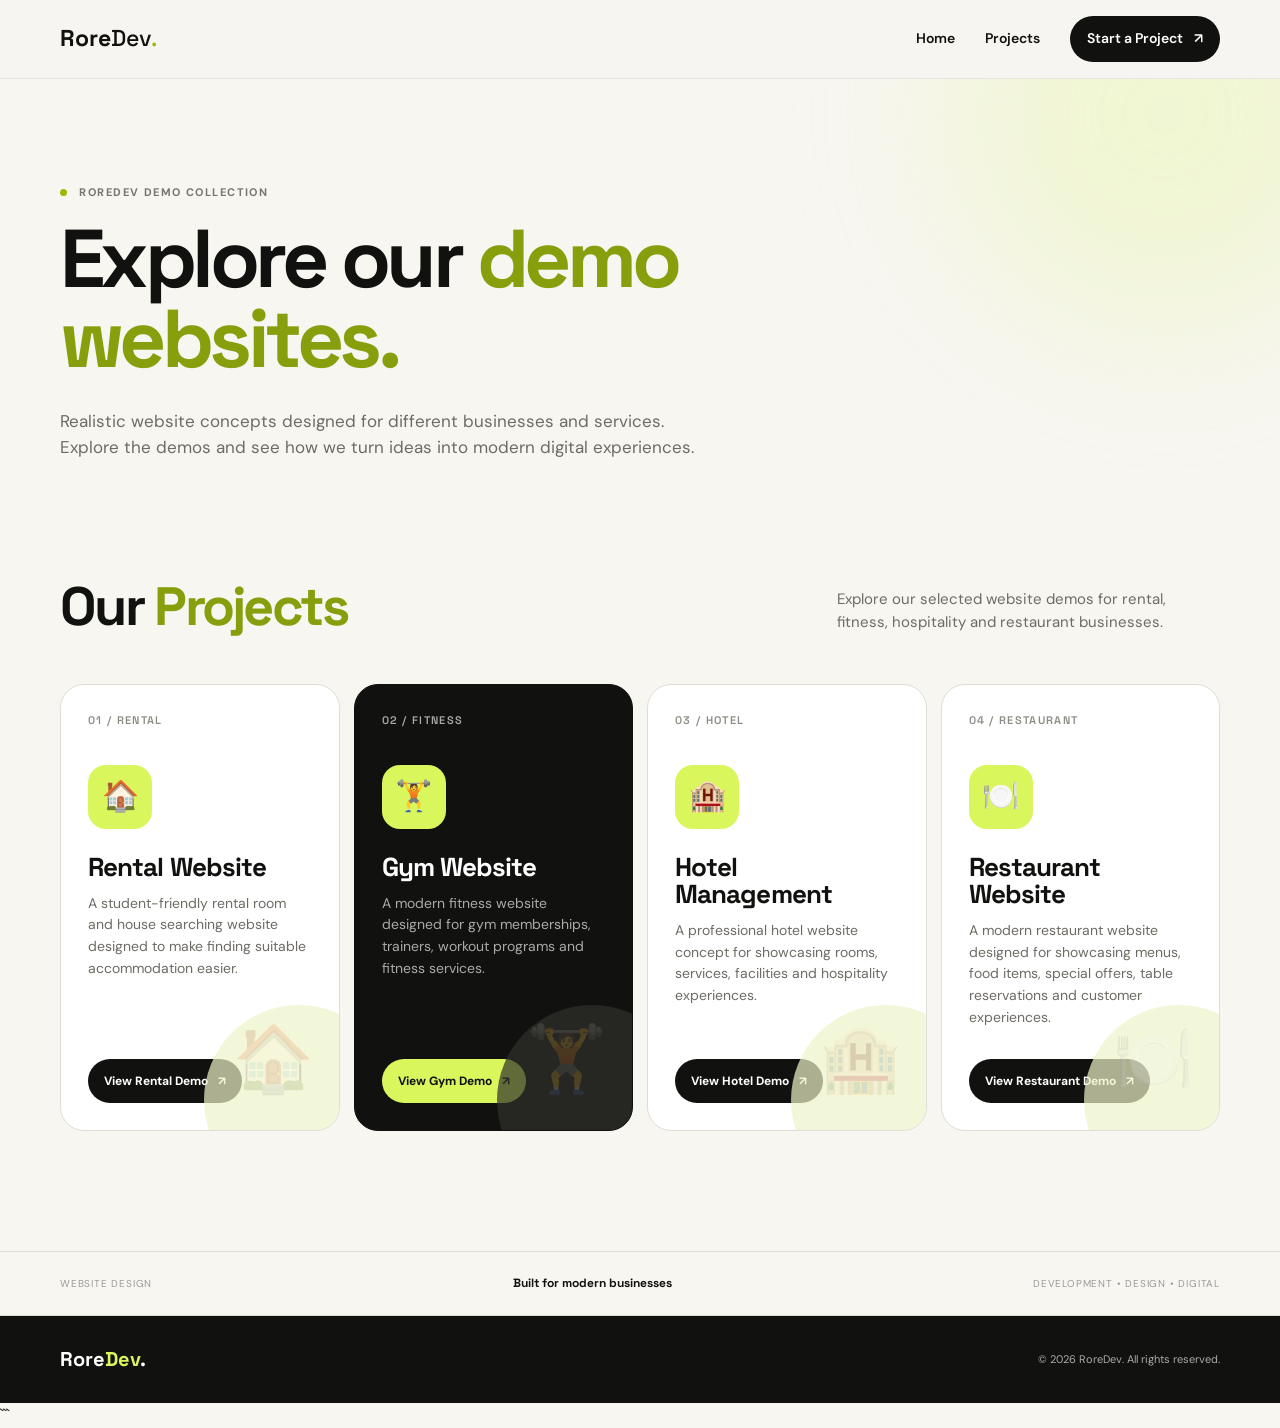
<file: our project/our-demo-site.html>
<!DOCTYPE html>

<html lang="en">
<head>
    <meta charset="UTF-8">
    <meta name="viewport" content="width=device-width, initial-scale=1.0">


<meta name="description" content="Explore our website demo projects for rental, gym, hotel and restaurant websites.">

<title>Our Demo Projects | StudioLaunch</title>

<!-- Google Fonts -->
<link rel="preconnect" href="https://fonts.googleapis.com">
<link rel="preconnect" href="https://fonts.gstatic.com" crossorigin>

<link
    href="https://fonts.googleapis.com/css2?family=DM+Sans:wght@400;500;600;700&family=Space+Grotesk:wght@400;500;600;700&display=swap"
    rel="stylesheet"
>

<style>

    :root {
        --ink: #11110f;
        --muted: #6d6b64;
        --paper: #f7f6f1;
        --card: #fff;
        --line: #deddd6;
        --accent: #d9f65c;
        --accent-dark: #243000;
        --green: #879f0d;
        --radius: 24px;
    }

    * {
        box-sizing: border-box;
    }

    html {
        scroll-behavior: smooth;
    }

    body {
        margin: 0;
        background: var(--paper);
        color: var(--ink);
        font-family: "DM Sans", sans-serif;
        line-height: 1.55;
    }

    a {
        text-decoration: none;
    }

    .container {
        width: min(1160px, calc(100% - 40px));
        margin: auto;
    }

    /* =========================
       HEADER
    ========================= */

    .site-header {
        position: sticky;
        top: 0;
        z-index: 1000;
        background: rgba(247, 246, 241, 0.9);
        backdrop-filter: blur(16px);
        border-bottom: 1px solid rgba(17, 17, 15, 0.07);
    }

    .nav {
        height: 78px;
        display: flex;
        align-items: center;
        justify-content: space-between;
    }

    .logo {
        font-family: "Space Grotesk", sans-serif;
        font-weight: 700;
        font-size: 23px;
        color: var(--ink);
    }

    .logo span {
        font-weight: 500;
    }

    .logo .dot {
        color: #9bb900;
    }

    .nav-links {
        display: flex;
        align-items: center;
        gap: 30px;
    }

    .nav-links a {
        color: var(--ink);
        font-size: 14px;
        font-weight: 600;
    }

    .nav-links a:hover {
        color: var(--green);
    }

    .nav-cta {
        background: var(--ink);
        color: #fff !important;
        padding: 12px 17px;
        border-radius: 999px;
    }

    .nav-cta span {
        margin-left: 8px;
    }

    .menu-toggle {
        display: none;
        border: 0;
        background: none;
        font-size: 25px;
        cursor: pointer;
        color: var(--ink);
    }

    /* =========================
       HERO
    ========================= */

    .demo-hero {
        position: relative;
        overflow: hidden;
        padding: 105px 0 90px;
    }

    .demo-hero::before {
        content: "";
        position: absolute;
        width: 430px;
        height: 430px;
        border-radius: 50%;
        background: #e5f59a;
        filter: blur(80px);
        opacity: 0.35;
        top: -180px;
        right: -100px;
        pointer-events: none;
    }

    .demo-hero-content {
        position: relative;
        z-index: 2;
        max-width: 850px;
    }

    .eyebrow {
        text-transform: uppercase;
        letter-spacing: 0.13em;
        font-size: 11px;
        font-weight: 700;
        color: #77756e;
        margin: 0 0 18px;
    }

    .pulse {
        display: inline-block;
        width: 7px;
        height: 7px;
        border-radius: 50%;
        background: #9bb900;
        margin-right: 8px;
    }

    .demo-hero h1 {
        font-family: "Space Grotesk", sans-serif;
        font-size: clamp(48px, 7vw, 82px);
        line-height: 0.98;
        letter-spacing: -0.055em;
        margin: 0;
        max-width: 900px;
    }

    .demo-hero h1 em {
        font-style: normal;
        color: var(--green);
    }

    .demo-hero-text {
        max-width: 650px;
        margin: 28px 0 0;
        color: var(--muted);
        font-size: 17px;
    }

    /* =========================
       PROJECT SECTION
    ========================= */

    .projects-section {
        padding: 30px 0 120px;
    }

    .section-head {
        display: grid;
        grid-template-columns: 1fr 0.55fr;
        gap: 80px;
        align-items: end;
        margin-bottom: 50px;
    }

    .section-head h2 {
        font-family: "Space Grotesk", sans-serif;
        font-size: 54px;
        line-height: 1;
        letter-spacing: -0.05em;
        margin: 0;
    }

    .section-head h2 em {
        font-style: normal;
        color: var(--green);
    }

    .section-head p {
        color: var(--muted);
        margin: 0;
        font-size: 15px;
    }

    /* =========================
       PROJECT CARDS
    ========================= */

    .project-grid {
        display: grid;
        grid-template-columns: repeat(4, 1fr);
        gap: 14px;
    }

    .project-card {
        background: var(--card);
        border: 1px solid var(--line);
        border-radius: var(--radius);
        padding: 27px;
        min-height: 410px;
        display: flex;
        flex-direction: column;
        position: relative;
        overflow: hidden;
        transition: 0.3s ease;
    }

    .project-card:hover {
        transform: translateY(-7px);
        box-shadow: 0 20px 40px rgba(20, 20, 15, 0.09);
    }

    .project-card.featured {
        background: var(--ink);
        color: #fff;
        border-color: var(--ink);
    }

    .project-number {
        font-family: "Space Grotesk", sans-serif;
        font-size: 11px;
        font-weight: 600;
        color: #8d8b83;
        letter-spacing: 0.12em;
    }

    .featured .project-number {
        color: #aaa;
    }

    .project-icon {
        width: 64px;
        height: 64px;
        border-radius: 18px;
        background: var(--accent);
        display: grid;
        place-items: center;
        font-size: 30px;
        margin-top: 35px;
    }

    .project-card h3 {
        font-family: "Space Grotesk", sans-serif;
        font-size: 26px;
        line-height: 1.05;
        letter-spacing: -0.035em;
        margin: 25px 0 12px;
    }

    .project-card p {
        color: var(--muted);
        font-size: 14px;
        margin: 0;
        max-width: 310px;
    }

    .featured p {
        color: #aaa;
    }

    .project-btn {
        margin-top: auto;
        padding-top: 30px;
    }

    .project-btn a {
        display: inline-flex;
        align-items: center;
        gap: 10px;
        background: var(--ink);
        color: #fff;
        padding: 13px 16px;
        border-radius: 999px;
        font-size: 12px;
        font-weight: 700;
        transition: 0.25s;
    }

    .project-btn a:hover {
        transform: translateX(4px);
    }

    .featured .project-btn a {
        background: var(--accent);
        color: var(--ink);
    }

    /* =========================
       CARD DECORATION
    ========================= */

    .project-decoration {
        position: absolute;
        right: -55px;
        bottom: -65px;
        width: 190px;
        height: 190px;
        border-radius: 50%;
        background: #eef4c9;
        opacity: 0.7;
        pointer-events: none;
    }

    .featured .project-decoration {
        background: #30302b;
    }

    .decoration-icon {
        position: absolute;
        right: 25px;
        bottom: 20px;
        font-size: 65px;
        opacity: 0.18;
    }

    /* =========================
       INFO STRIP
    ========================= */

    .demo-strip {
        border-top: 1px solid var(--line);
        border-bottom: 1px solid var(--line);
        padding: 22px 0;
        margin-bottom: 0;
    }

    .demo-strip-inner {
        display: flex;
        justify-content: space-between;
        align-items: center;
        gap: 20px;
        flex-wrap: wrap;
    }

    .demo-strip span {
        font-size: 10px;
        color: #999;
        text-transform: uppercase;
        letter-spacing: 0.08em;
    }

    .demo-strip strong {
        font-family: "Space Grotesk", sans-serif;
        font-size: 12px;
    }

    /* =========================
       FOOTER
    ========================= */

    footer {
        background: var(--ink);
        color: #aaa;
        padding: 28px 0;
    }

    .footer-inner {
        display: flex;
        align-items: center;
        justify-content: space-between;
        gap: 20px;
    }

    .footer-logo {
        font-family: "Space Grotesk", sans-serif;
        font-size: 20px;
        font-weight: 700;
        color: #fff;
    }

    .footer-logo span {
        color: var(--accent);
    }

    .footer-inner p {
        font-size: 11px;
        margin: 0;
    }

    /* =========================
       RESPONSIVE
    ========================= */

    @media (max-width: 1100px) {

        .project-grid {
            grid-template-columns: repeat(2, 1fr);
        }

        .project-card {
            min-height: 380px;
        }
    }

    @media (max-width: 900px) {

        .section-head {
            grid-template-columns: 1fr;
            gap: 25px;
        }

        .project-grid {
            grid-template-columns: 1fr 1fr;
        }
    }

    @media (max-width: 680px) {

        .container {
            width: min(100% - 28px, 1160px);
        }

        .nav {
            height: 68px;
        }

        .menu-toggle {
            display: block;
        }

        .nav-links {
            display: none;
            position: absolute;
            top: 68px;
            left: 0;
            right: 0;
            background: var(--paper);
            padding: 20px;
            flex-direction: column;
            align-items: stretch;
            border-bottom: 1px solid var(--line);
        }

        .nav-links.open {
            display: flex;
        }

        .nav-cta {
            text-align: center;
        }

        .demo-hero {
            padding: 75px 0 65px;
        }

        .demo-hero h1 {
            font-size: 48px;
        }

        .demo-hero-text {
            font-size: 15px;
        }

        .projects-section {
            padding: 20px 0 80px;
        }

        .section-head h2 {
            font-size: 43px;
        }

        .project-grid {
            grid-template-columns: 1fr;
        }

        .project-card {
            min-height: 350px;
        }

        .footer-inner {
            flex-direction: column;
            align-items: flex-start;
        }

        .demo-strip-inner {
            justify-content: flex-start;
        }

        .demo-strip-inner strong {
            display: none;
        }
    }

</style>


</head>

<body>


<!-- =========================
     HEADER
========================= -->

<header class="site-header">

    <nav class="nav container">

        <a href="../index.html" class="logo">
            Rore<span>Dev</span><span class="dot">.</span>
        </a>

        <button
            class="menu-toggle"
            id="menuToggle"
            aria-label="Open menu"
            aria-expanded="false">
            ☰
        </button>

        <div class="nav-links" id="navLinks">

            <a href="../index.html">
                Home
            </a>

            <a href="#projects">
                Projects
            </a>

            <a href="../index.html#contact" class="nav-cta">
                Start a Project <span>↗</span>
            </a>

        </div>

    </nav>

</header>


<!-- =========================
     HERO
========================= -->

<section class="demo-hero">

    <div class="container">

        <div class="demo-hero-content">

            <p class="eyebrow">
                <span class="pulse"></span>
                RoreDev Demo Collection
            </p>

            <h1>
                Explore our
                <em>demo websites.</em>
            </h1>

            <p class="demo-hero-text">
                Realistic website concepts designed for different
                businesses and services. Explore the demos and see
                how we turn ideas into modern digital experiences.
            </p>

        </div>

    </div>

</section>


<!-- =========================
     PROJECTS
========================= -->

<section class="projects-section" id="projects">

    <div class="container">

        <div class="section-head">

            <h2>
                Our <em>Projects</em>
            </h2>

            <p>
                Explore our selected website demos for rental,
                fitness, hospitality and restaurant businesses.
            </p>

        </div>


        <div class="project-grid">


            <!-- RENTAL -->

            <article class="project-card">

                <span class="project-number">
                    01 / RENTAL
                </span>

                <div class="project-icon">
                    🏠
                </div>

                <h3>
                    Rental Website
                </h3>

                <p>
                    A student-friendly rental room and house
                    searching website designed to make finding
                    suitable accommodation easier.
                </p>

                <div class="project-btn">

                    <a href="rental-website-demo.html">
                        View Rental Demo
                        <span>↗</span>
                    </a>

                </div>

                <div class="project-decoration"></div>

                <div class="decoration-icon">
                    🏠
                </div>

            </article>


            <!-- GYM -->

            <article class="project-card featured">

                <span class="project-number">
                    02 / FITNESS
                </span>

                <div class="project-icon">
                    🏋️
                </div>

                <h3>
                    Gym Website
                </h3>

                <p>
                    A modern fitness website designed for gym
                    memberships, trainers, workout programs
                    and fitness services.
                </p>

                <div class="project-btn">

                    <a href="gym-demo-site.html">
                        View Gym Demo
                        <span>↗</span>
                    </a>

                </div>

                <div class="project-decoration"></div>

                <div class="decoration-icon">
                    🏋️
                </div>

            </article>


            <!-- HOTEL -->

            <article class="project-card">

                <span class="project-number">
                    03 / HOTEL
                </span>

                <div class="project-icon">
                    🏨
                </div>

                <h3>
                    Hotel Management
                </h3>

                <p>
                    A professional hotel website concept for
                    showcasing rooms, services, facilities
                    and hospitality experiences.
                </p>

                <div class="project-btn">

                    <a href="hotel-demo-site.html">
                        View Hotel Demo
                        <span>↗</span>
                    </a>

                </div>

                <div class="project-decoration"></div>

                <div class="decoration-icon">
                    🏨
                </div>

            </article>


            <!-- RESTAURANT -->

            <article class="project-card">

                <span class="project-number">
                    04 / RESTAURANT
                </span>

                <div class="project-icon">
                    🍽️
                </div>

                <h3>
                    Restaurant Website
                </h3>

                <p>
                    A modern restaurant website designed for
                    showcasing menus, food items, special offers,
                    table reservations and customer experiences.
                </p>

                <div class="project-btn">

                    <a href="restaurant-demo-site.html">
                        View Restaurant Demo
                        <span>↗</span>
                    </a>

                </div>

                <div class="project-decoration"></div>

                <div class="decoration-icon">
                    🍽️
                </div>

            </article>


        </div>

    </div>

</section>


<!-- =========================
     STRIP
========================= -->

<section class="demo-strip">

    <div class="container">

        <div class="demo-strip-inner">

            <span>
                Website Design
            </span>

            <strong>
                Built for modern businesses
            </strong>

            <span>
                Development • Design • Digital
            </span>

        </div>

    </div>

</section>


<!-- =========================
     FOOTER
========================= -->

<footer>

    <div class="container">

        <div class="footer-inner">

            <div class="footer-logo">
            Rore<span>Dev</span>.
            </div>

            <p>
                © 2026 RoreDev. All rights reserved.
            </p>

        </div>

    </div>

</footer>


<!-- =========================
     JAVASCRIPT
========================= -->

<script>

    const menuToggle = document.getElementById("menuToggle");
    const navLinks = document.getElementById("navLinks");

    menuToggle.addEventListener("click", () => {

        const isOpen = navLinks.classList.toggle("open");

        menuToggle.setAttribute(
            "aria-expanded",
            isOpen
        );

    });


    document.querySelectorAll(".nav-links a").forEach(link => {

        link.addEventListener("click", () => {

            navLinks.classList.remove("open");

            menuToggle.setAttribute(
                "aria-expanded",
                "false"
            );

        });

    });

</script>
```

</body>
</html>
</file>
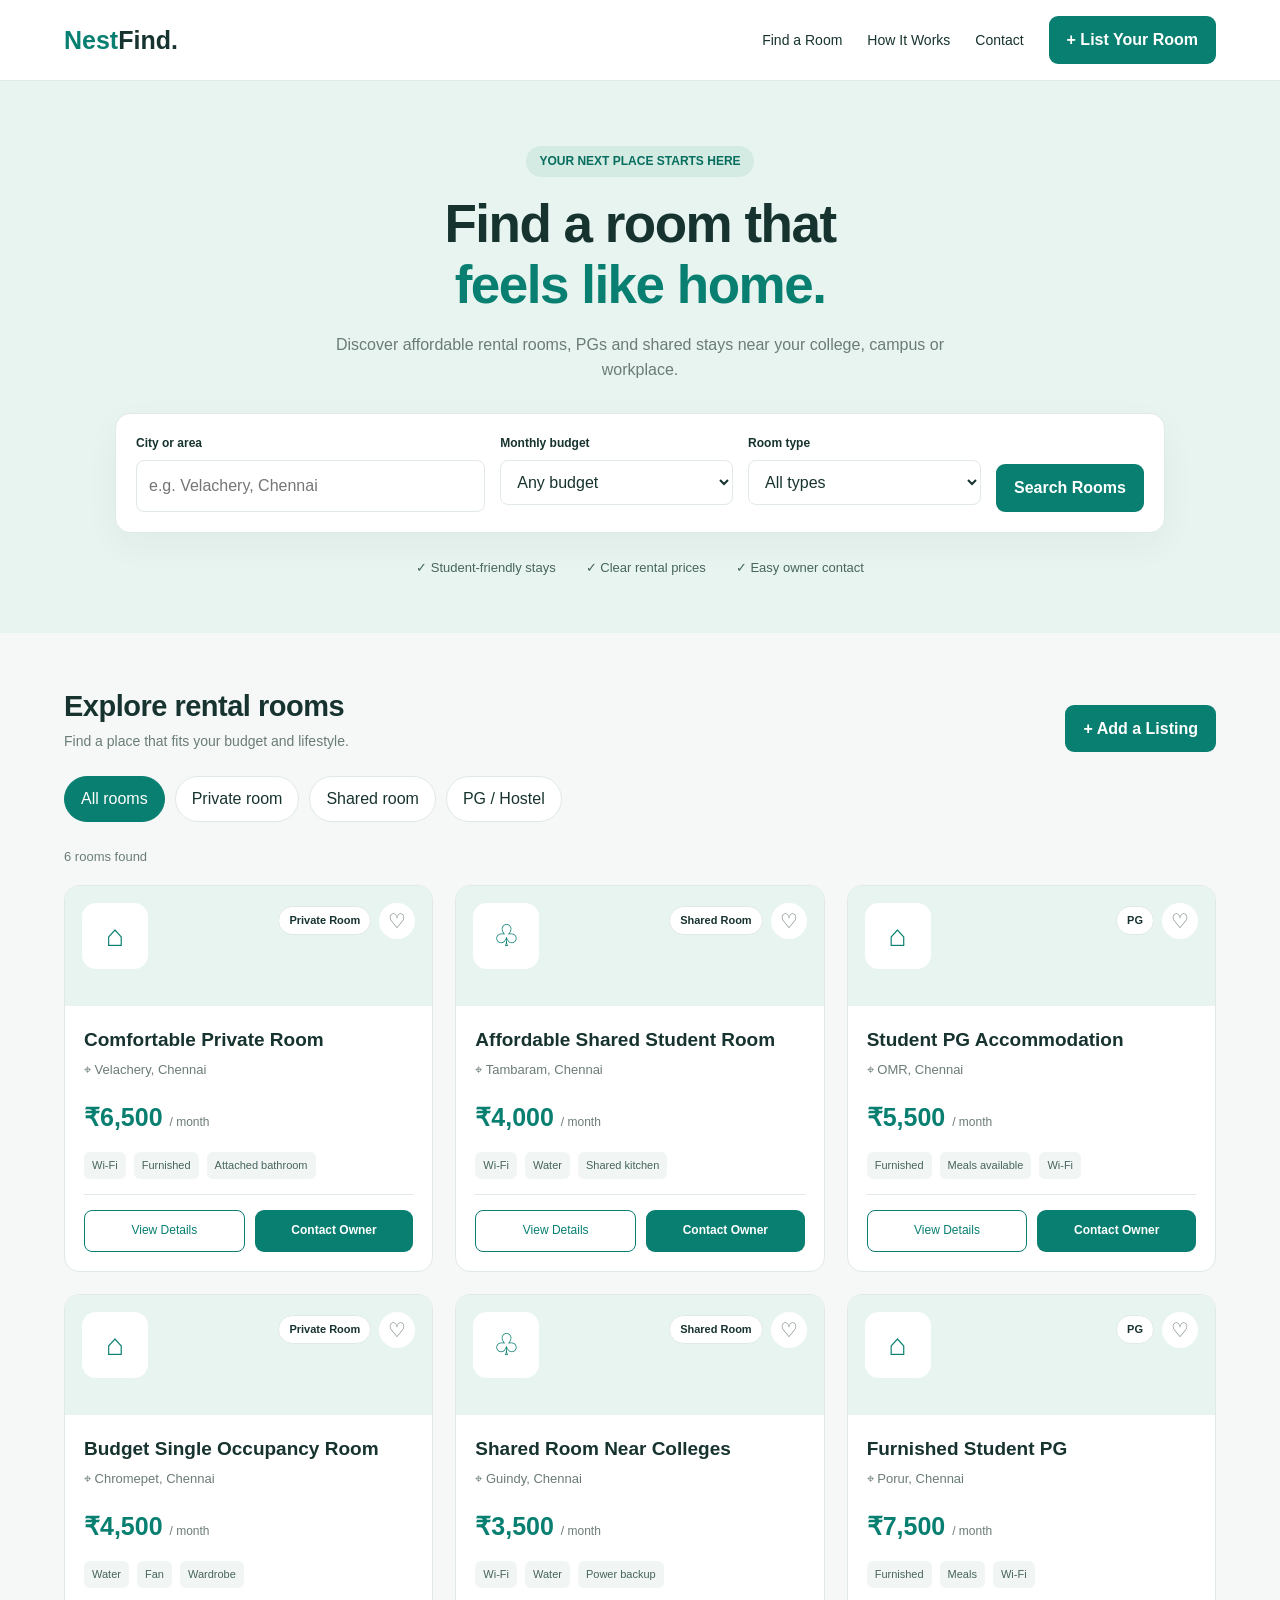
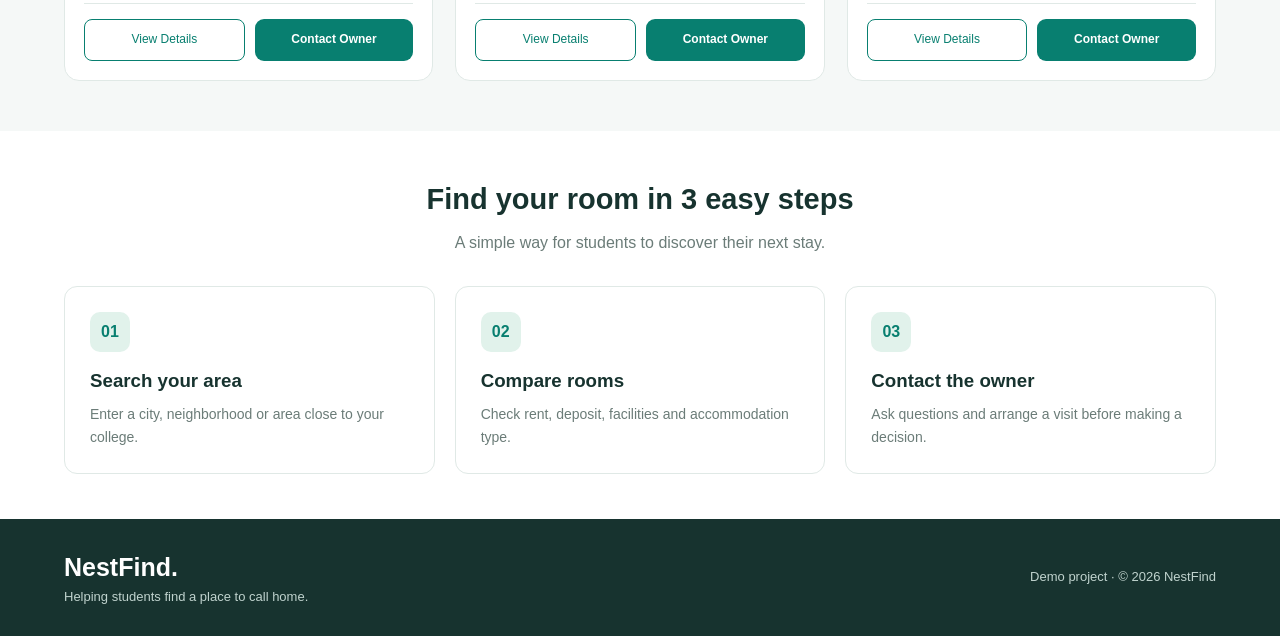
<file: our project/rental-website-demo.html>
<!DOCTYPE html>
<html lang="en">
<head>
<meta charset="UTF-8">
<meta name="viewport" content="width=device-width, initial-scale=1.0">
<meta name="description" content="Find affordable rental rooms, PGs and shared accommodation for students.">
<title>NestFind | Student Room Rental</title>

<style>
:root {
    --primary: #087f70;
    --dark: #17332f;
    --muted: #6b7c78;
    --bg: #f5f8f7;
    --white: #ffffff;
    --border: #e0e9e6;
}

* {
    margin: 0;
    padding: 0;
    box-sizing: border-box;
}

body {
    font-family: Arial, Helvetica, sans-serif;
    background: var(--bg);
    color: var(--dark);
    line-height: 1.6;
}

button, input, select {
    font: inherit;
}

button {
    cursor: pointer;
}

header {
    background: var(--white);
    border-bottom: 1px solid var(--border);
    position: sticky;
    top: 0;
    z-index: 10;
}

.navbar {
    max-width: 1200px;
    margin: auto;
    padding: 16px 24px;
    display: flex;
    align-items: center;
    justify-content: space-between;
    gap: 20px;
}

.logo {
    font-size: 25px;
    font-weight: 800;
    color: var(--primary);
    text-decoration: none;
}

.logo span {
    color: var(--dark);
}

.nav-links {
    display: flex;
    align-items: center;
    gap: 25px;
}

.nav-links a {
    color: var(--dark);
    text-decoration: none;
    font-size: 14px;
}

.primary-btn {
    background: var(--primary);
    color: white;
    border: none;
    border-radius: 9px;
    padding: 11px 18px;
    font-weight: 700;
}

.primary-btn:hover {
    background: #06675c;
}

.hero {
    background: #e8f4ef;
    padding: 65px 24px 55px;
    text-align: center;
}

.eyebrow {
    display: inline-block;
    background: #d3ebe2;
    color: #076d5e;
    padding: 6px 13px;
    border-radius: 30px;
    font-size: 12px;
    font-weight: bold;
    margin-bottom: 17px;
}

.hero h1 {
    font-size: clamp(32px, 5vw, 53px);
    line-height: 1.15;
    margin-bottom: 16px;
    letter-spacing: -1.5px;
}

.hero h1 span {
    color: var(--primary);
}

.hero p {
    color: var(--muted);
    max-width: 620px;
    margin: 0 auto 30px;
}

.search-box {
    max-width: 1050px;
    margin: auto;
    background: white;
    border: 1px solid var(--border);
    border-radius: 15px;
    padding: 20px;
    display: grid;
    grid-template-columns: 1.5fr 1fr 1fr auto;
    gap: 15px;
    text-align: left;
    box-shadow: 0 12px 35px #17332f0b;
}

.field label {
    display: block;
    font-size: 12px;
    font-weight: bold;
    margin-bottom: 7px;
}

.field input,
.field select,
.form-control {
    width: 100%;
    padding: 12px;
    border: 1px solid var(--border);
    border-radius: 8px;
    background: white;
    color: var(--dark);
    outline: none;
}

.field input:focus,
.field select:focus,
.form-control:focus {
    border-color: var(--primary);
}

.search-btn {
    align-self: end;
    min-height: 45px;
}

.features {
    display: flex;
    justify-content: center;
    gap: 30px;
    flex-wrap: wrap;
    margin-top: 25px;
    color: #46655e;
    font-size: 13px;
}

main {
    max-width: 1200px;
    margin: auto;
    padding: 50px 24px;
}

.section-heading {
    display: flex;
    justify-content: space-between;
    align-items: end;
    gap: 20px;
    margin-bottom: 24px;
}

.section-heading h2 {
    font-size: 29px;
    letter-spacing: -.5px;
}

.section-heading p {
    color: var(--muted);
    font-size: 14px;
}

.filter-row {
    display: flex;
    gap: 10px;
    flex-wrap: wrap;
    margin-bottom: 25px;
}

.filter-btn {
    padding: 9px 16px;
    background: white;
    border: 1px solid var(--border);
    border-radius: 30px;
    color: var(--dark);
}

.filter-btn.active,
.filter-btn:hover {
    background: var(--primary);
    border-color: var(--primary);
    color: white;
}

.results-count {
    color: var(--muted);
    font-size: 13px;
    margin-bottom: 17px;
}

.room-grid {
    display: grid;
    grid-template-columns: repeat(3, minmax(0, 1fr));
    gap: 22px;
}

.room-card {
    background: white;
    border: 1px solid var(--border);
    border-radius: 15px;
    overflow: hidden;
    transition: transform .2s, box-shadow .2s;
}

.room-card:hover {
    transform: translateY(-4px);
    box-shadow: 0 12px 30px #17332f10;
}

.room-top {
    min-height: 120px;
    background: #e8f4ef;
    padding: 17px;
    display: flex;
    justify-content: space-between;
    align-items: start;
}

.room-symbol {
    width: 66px;
    height: 66px;
    display: grid;
    place-items: center;
    border-radius: 14px;
    background: white;
    color: var(--primary);
    font-size: 30px;
}

.room-type {
    display: inline-block;
    background: white;
    border: 1px solid var(--border);
    padding: 5px 10px;
    border-radius: 20px;
    font-size: 11px;
    font-weight: bold;
}

.favorite {
    border: none;
    background: white;
    border-radius: 50%;
    width: 36px;
    height: 36px;
    color: #63736e;
    font-size: 20px;
}

.favorite.saved {
    color: #e34d67;
}

.room-content {
    padding: 19px;
}

.room-content h3 {
    font-size: 19px;
    margin-bottom: 5px;
}

.location {
    font-size: 13px;
    color: var(--muted);
    margin-bottom: 16px;
}

.price {
    font-size: 25px;
    font-weight: 800;
    color: var(--primary);
}

.price small {
    font-size: 12px;
    font-weight: normal;
    color: var(--muted);
}

.room-facts {
    display: flex;
    flex-wrap: wrap;
    gap: 8px;
    margin: 15px 0;
}

.fact {
    font-size: 11px;
    background: #f1f6f4;
    border-radius: 6px;
    padding: 5px 8px;
    color: #47645d;
}

.room-bottom {
    display: flex;
    gap: 10px;
    border-top: 1px solid var(--border);
    padding-top: 15px;
}

.room-bottom button {
    flex: 1;
    font-size: 12px;
    padding: 10px 8px;
}

.outline-btn {
    background: white;
    border: 1px solid var(--primary);
    color: var(--primary);
    border-radius: 8px;
}

.empty-state {
    text-align: center;
    padding: 50px 15px;
    background: white;
    border: 1px solid var(--border);
    border-radius: 15px;
    grid-column: 1 / -1;
}

.empty-state h3 {
    margin-bottom: 8px;
}

.empty-state p {
    color: var(--muted);
    margin-bottom: 18px;
}

.how-section {
    background: white;
    padding: 45px 24px;
}

.how-inner {
    max-width: 1152px;
    margin: auto;
}

.how-inner > h2 {
    text-align: center;
    font-size: 29px;
}

.how-inner > p {
    text-align: center;
    color: var(--muted);
    margin: 8px 0 30px;
}

.steps {
    display: grid;
    grid-template-columns: repeat(3, 1fr);
    gap: 20px;
}

.step {
    padding: 25px;
    border: 1px solid var(--border);
    border-radius: 13px;
}

.step-number {
    width: 40px;
    height: 40px;
    display: grid;
    place-items: center;
    border-radius: 10px;
    background: #e1f2eb;
    color: var(--primary);
    font-weight: bold;
    margin-bottom: 14px;
}

.step p {
    color: var(--muted);
    font-size: 14px;
    margin-top: 8px;
}

footer {
    background: #17332f;
    color: white;
    padding: 28px 24px;
}

.footer-inner {
    max-width: 1152px;
    margin: auto;
    display: flex;
    justify-content: space-between;
    align-items: center;
    gap: 15px;
    flex-wrap: wrap;
}

footer p {
    font-size: 13px;
    color: #c0d3ce;
}

.modal {
    position: fixed;
    inset: 0;
    background: #102a25a8;
    z-index: 100;
    display: none;
    align-items: center;
    justify-content: center;
    padding: 20px;
    overflow-y: auto;
}

.modal.open {
    display: flex;
}

.modal-content {
    width: 100%;
    max-width: 520px;
    background: white;
    border-radius: 16px;
    padding: 25px;
    margin: auto;
}

.modal-header {
    display: flex;
    justify-content: space-between;
    align-items: center;
    margin-bottom: 18px;
    gap: 10px;
}

.close-btn {
    border: none;
    background: #f0f5f3;
    border-radius: 8px;
    padding: 5px 11px;
    font-size: 20px;
}

.form-group {
    margin-bottom: 15px;
}

.form-group label {
    display: block;
    font-size: 13px;
    font-weight: bold;
    margin-bottom: 6px;
}

.form-group textarea {
    resize: vertical;
    min-height: 80px;
}

.full-btn {
    width: 100%;
    padding: 13px;
}

.notice {
    background: #e8f4ef;
    color: #176458;
    border-radius: 8px;
    padding: 12px;
    margin-top: 12px;
    font-size: 13px;
}

.hidden {
    display: none !important;
}

@media (max-width: 850px) {
    .room-grid {
        grid-template-columns: repeat(2, minmax(0, 1fr));
    }

    .search-box {
        grid-template-columns: repeat(2, minmax(0, 1fr));
    }

    .steps {
        grid-template-columns: 1fr;
    }
}

@media (max-width: 580px) {
    .navbar {
        padding: 13px 16px;
        flex-wrap: wrap;
    }

    .nav-links {
        width: 100%;
        justify-content: space-between;
        gap: 10px;
        flex-wrap: wrap;
    }

    .nav-links a {
        font-size: 12px;
    }

    .hero {
        padding: 45px 16px;
    }

    .search-box {
        grid-template-columns: 1fr;
    }

    main {
        padding: 35px 16px;
    }

    .room-grid {
        grid-template-columns: 1fr;
    }

    .section-heading {
        align-items: start;
        flex-direction: column;
    }

    .section-heading h2 {
        font-size: 25px;
    }

    .features {
        gap: 12px;
    }

    .how-section {
        padding: 35px 16px;
    }
}
</style>
</head>

<body>

<header>
    <nav class="navbar">
        <a href="#" class="logo">Nest<span>Find.</span></a>

        <div class="nav-links">
            <a href="#rooms">Find a Room</a>
            <a href="#how">How It Works</a>
            <a href="#contact">Contact</a>
            <button class="primary-btn" onclick="openOwnerForm()">
                + List Your Room
            </button>
        </div>
    </nav>
</header>

<section class="hero">
    <span class="eyebrow">YOUR NEXT PLACE STARTS HERE</span>

    <h1>Find a room that<br><span>feels like home.</span></h1>

    <p>
        Discover affordable rental rooms, PGs and shared stays
        near your college, campus or workplace.
    </p>

    <form class="search-box" id="searchForm">
        <div class="field">
            <label for="locationSearch">City or area</label>
            <input id="locationSearch"
                   type="text"
                   placeholder="e.g. Velachery, Chennai">
        </div>

        <div class="field">
            <label for="budget">Monthly budget</label>
            <select id="budget">
                <option value="all">Any budget</option>
                <option value="5000">Up to ₹5,000</option>
                <option value="8000">Up to ₹8,000</option>
                <option value="12000">Up to ₹12,000</option>
                <option value="20000">Up to ₹20,000</option>
            </select>
        </div>

        <div class="field">
            <label for="roomTypeSearch">Room type</label>
            <select id="roomTypeSearch">
                <option value="all">All types</option>
                <option value="Private Room">Private room</option>
                <option value="Shared Room">Shared room</option>
                <option value="PG">PG / Hostel</option>
            </select>
        </div>

        <button class="primary-btn search-btn" type="submit">
            Search Rooms
        </button>
    </form>

    <div class="features">
        <span>✓ Student-friendly stays</span>
        <span>✓ Clear rental prices</span>
        <span>✓ Easy owner contact</span>
    </div>
</section>

<main id="rooms">
    <div class="section-heading">
        <div>
            <h2>Explore rental rooms</h2>
            <p>Find a place that fits your budget and lifestyle.</p>
        </div>

        <button class="primary-btn" onclick="openOwnerForm()">
            + Add a Listing
        </button>
    </div>

    <div class="filter-row">
        <button class="filter-btn active" data-type="all">All rooms</button>
        <button class="filter-btn" data-type="Private Room">Private room</button>
        <button class="filter-btn" data-type="Shared Room">Shared room</button>
        <button class="filter-btn" data-type="PG">PG / Hostel</button>
    </div>

    <p class="results-count" id="resultsCount" aria-live="polite"></p>

    <div class="room-grid" id="roomGrid"></div>
</main>

<section class="how-section" id="how">
    <div class="how-inner">
        <h2>Find your room in 3 easy steps</h2>
        <p>A simple way for students to discover their next stay.</p>

        <div class="steps">
            <div class="step">
                <div class="step-number">01</div>
                <h3>Search your area</h3>
                <p>Enter a city, neighborhood or area close to your college.</p>
            </div>

            <div class="step">
                <div class="step-number">02</div>
                <h3>Compare rooms</h3>
                <p>Check rent, deposit, facilities and accommodation type.</p>
            </div>

            <div class="step">
                <div class="step-number">03</div>
                <h3>Contact the owner</h3>
                <p>Ask questions and arrange a visit before making a decision.</p>
            </div>
        </div>
    </div>
</section>

<footer id="contact">
    <div class="footer-inner">
        <div>
            <a href="#" class="logo" style="color:white">
                NestFind.
            </a>
            <p>Helping students find a place to call home.</p>
        </div>

        <p>Demo project · © <span id="year"></span> NestFind</p>
    </div>
</footer>

<!-- Room details modal -->
<div class="modal" id="detailsModal" role="dialog"
     aria-modal="true" aria-labelledby="detailsTitle">
    <div class="modal-content">
        <div class="modal-header">
            <h2 id="detailsTitle">Room Details</h2>
            <button class="close-btn" onclick="closeModal('detailsModal')"
                    aria-label="Close">&times;</button>
        </div>
        <div id="detailsBody"></div>
    </div>
</div>

<!-- Owner listing modal -->
<div class="modal" id="ownerModal" role="dialog"
     aria-modal="true" aria-labelledby="ownerTitle">
    <div class="modal-content">
        <div class="modal-header">
            <h2 id="ownerTitle">List Your Room</h2>
            <button class="close-btn" onclick="closeModal('ownerModal')"
                    aria-label="Close">&times;</button>
        </div>

        <form id="ownerForm">
            <div class="form-group">
                <label for="ownerName">Owner name</label>
                <input class="form-control" id="ownerName"
                       required maxlength="80" placeholder="Your name">
            </div>

            <div class="form-group">
                <label for="ownerPhone">Contact phone number</label>
                <input class="form-control" id="ownerPhone"
                       type="tel" required pattern="[0-9+\s()-]{10,18}"
                       placeholder="Your contact number">
            </div>

            <div class="form-group">
                <label for="newTitle">Room title</label>
                <input class="form-control" id="newTitle"
                       required maxlength="100"
                       placeholder="e.g. Furnished room near college">
            </div>

            <div class="form-group">
                <label for="newLocation">Location</label>
                <input class="form-control" id="newLocation"
                       required maxlength="120"
                       placeholder="Area, city">
            </div>

            <div class="form-group">
                <label for="newRent">Monthly rent (₹)</label>
                <input class="form-control" id="newRent"
                       type="number" min="1" max="1000000"
                       required placeholder="e.g. 6000">
            </div>

            <div class="form-group">
                <label for="newDeposit">Security deposit (₹)</label>
                <input class="form-control" id="newDeposit"
                       type="number" min="0" max="10000000"
                       required placeholder="e.g. 10000">
            </div>

            <div class="form-group">
                <label for="newType">Accommodation type</label>
                <select class="form-control" id="newType" required>
                    <option value="Private Room">Private room</option>
                    <option value="Shared Room">Shared room</option>
                    <option value="PG">PG / Hostel</option>
                </select>
            </div>

            <div class="form-group">
                <label for="newFacilities">Facilities</label>
                <input class="form-control" id="newFacilities"
                       maxlength="200"
                       placeholder="Wi-Fi, furnished, meals">
            </div>

            <button class="primary-btn full-btn" type="submit">
                Add Room to Demo
            </button>

            <div id="ownerNotice" class="notice hidden" aria-live="polite"></div>
        </form>
    </div>
</div>

<script>
const rooms = [
    {
        id: 1,
        title: "Comfortable Private Room",
        location: "Velachery, Chennai",
        rent: 6500,
        deposit: 10000,
        type: "Private Room",
        facilities: ["Wi-Fi", "Furnished", "Attached bathroom"],
        owner: "Demo Owner",
        phone: "9876543210"
    },
    {
        id: 2,
        title: "Affordable Shared Student Room",
        location: "Tambaram, Chennai",
        rent: 4000,
        deposit: 5000,
        type: "Shared Room",
        facilities: ["Wi-Fi", "Water", "Shared kitchen"],
        owner: "Demo Owner",
        phone: "9876543211"
    },
    {
        id: 3,
        title: "Student PG Accommodation",
        location: "OMR, Chennai",
        rent: 5500,
        deposit: 8000,
        type: "PG",
        facilities: ["Furnished", "Meals available", "Wi-Fi"],
        owner: "Demo Owner",
        phone: "9876543212"
    },
    {
        id: 4,
        title: "Budget Single Occupancy Room",
        location: "Chromepet, Chennai",
        rent: 4500,
        deposit: 6000,
        type: "Private Room",
        facilities: ["Water", "Fan", "Wardrobe"],
        owner: "Demo Owner",
        phone: "9876543213"
    },
    {
        id: 5,
        title: "Shared Room Near Colleges",
        location: "Guindy, Chennai",
        rent: 3500,
        deposit: 4000,
        type: "Shared Room",
        facilities: ["Wi-Fi", "Water", "Power backup"],
        owner: "Demo Owner",
        phone: "9876543214"
    },
    {
        id: 6,
        title: "Furnished Student PG",
        location: "Porur, Chennai",
        rent: 7500,
        deposit: 10000,
        type: "PG",
        facilities: ["Furnished", "Meals", "Wi-Fi"],
        owner: "Demo Owner",
        phone: "9876543215"
    }
];

let selectedType = "all";
let nextId = 7;

const roomGrid = document.getElementById("roomGrid");
const resultsCount = document.getElementById("resultsCount");

document.getElementById("year").textContent =
    new Date().getFullYear();

function formatMoney(amount) {
    return "₹" + Number(amount).toLocaleString("en-IN");
}

function escapeHTML(value) {
    return String(value).replace(/[&<>"']/g, char => ({
        "&": "&amp;",
        "<": "&lt;",
        ">": "&gt;",
        '"': "&quot;",
        "'": "&#39;"
    })[char]);
}

function getRoomSymbol(type) {
    if (type === "PG") return "⌂";
    if (type === "Shared Room") return "♧";
    return "⌂";
}

function getFilteredRooms() {
    const location = document.getElementById("locationSearch")
        .value.trim().toLowerCase();

    const budget = document.getElementById("budget").value;
    const searchType = document.getElementById("roomTypeSearch").value;

    return rooms.filter(room => {
        const matchesLocation =
            room.location.toLowerCase().includes(location) ||
            room.title.toLowerCase().includes(location);

        const matchesBudget =
            budget === "all" || room.rent <= Number(budget);

        const matchesType =
            selectedType === "all" || room.type === selectedType;

        const matchesSearchType =
            searchType === "all" || room.type === searchType;

        return matchesLocation && matchesBudget &&
               matchesType && matchesSearchType;
    });
}

function renderRooms() {
    const filteredRooms = getFilteredRooms();

    resultsCount.textContent =
        `${filteredRooms.length} room${filteredRooms.length === 1 ? "" : "s"} found`;

    if (filteredRooms.length === 0) {
        roomGrid.innerHTML = `
            <div class="empty-state">
                <h3>No rooms found</h3>
                <p>Try another area, budget or accommodation type.</p>
                <button class="primary-btn" onclick="resetFilters()">
                    Clear Filters
                </button>
            </div>`;
        return;
    }

    roomGrid.innerHTML = filteredRooms.map(room => `
        <article class="room-card">
            <div class="room-top">
                <div class="room-symbol" aria-hidden="true">
                    ${getRoomSymbol(room.type)}
                </div>
                <div style="display:flex;gap:8px;align-items:center">
                    <span class="room-type">${escapeHTML(room.type)}</span>
                    <button class="favorite" aria-label="Save room"
                        aria-pressed="false"
                        onclick="toggleFavorite(this)"
                        title="Save room">♡</button>
                </div>
            </div>

            <div class="room-content">
                <h3>${escapeHTML(room.title)}</h3>
                <p class="location">⌖ ${escapeHTML(room.location)}</p>

                <div class="price">
                    ${formatMoney(room.rent)}
                    <small>/ month</small>
                </div>

                <div class="room-facts">
                    ${room.facilities.slice(0, 3).map(item =>
                        `<span class="fact">${escapeHTML(item)}</span>`
                    ).join("")}
                </div>

                <div class="room-bottom">
                    <button class="outline-btn"
                        onclick="showDetails(${room.id})">
                        View Details
                    </button>
                    <button class="primary-btn"
                        onclick="contactOwner(${room.id})">
                        Contact Owner
                    </button>
                </div>
            </div>
        </article>
    `).join("");
}

function toggleFavorite(button) {
    const saved = button.getAttribute("aria-pressed") !== "true";
    button.setAttribute("aria-pressed", String(saved));
    button.classList.toggle("saved", saved);
    button.textContent = saved ? "♥" : "♡";
}

function resetFilters() {
    document.getElementById("locationSearch").value = "";
    document.getElementById("budget").value = "all";
    document.getElementById("roomTypeSearch").value = "all";
    selectedType = "all";

    document.querySelectorAll(".filter-btn").forEach(button => {
        button.classList.toggle(
            "active",
            button.dataset.type === "all"
        );
    });

    renderRooms();
}

document.getElementById("searchForm").addEventListener("submit", event => {
    event.preventDefault();
    renderRooms();
    document.getElementById("rooms").scrollIntoView({
        behavior: "smooth"
    });
});

document.querySelectorAll(".filter-btn").forEach(button => {
    button.addEventListener("click", () => {
        selectedType = button.dataset.type;

        document.querySelectorAll(".filter-btn").forEach(item => {
            item.classList.toggle("active", item === button);
        });

        renderRooms();
    });
});

function showDetails(id) {
    const room = rooms.find(item => item.id === id);
    if (!room) return;

    document.getElementById("detailsTitle").textContent = room.title;

    document.getElementById("detailsBody").innerHTML = `
        <p class="location">${escapeHTML(room.location)}</p>
        <p><strong>Monthly rent:</strong> ${formatMoney(room.rent)}</p>
        <p><strong>Security deposit:</strong> ${formatMoney(room.deposit)}</p>
        <p><strong>Room type:</strong> ${escapeHTML(room.type)}</p>
        <p><strong>Owner:</strong> ${escapeHTML(room.owner)}</p>
        <br>
        <h3>Facilities</h3>
        <div class="room-facts">
            ${room.facilities.map(item =>
                `<span class="fact">${escapeHTML(item)}</span>`
            ).join("")}
        </div>
        <p class="notice">
            Demo listing: confirm availability, exact address,
            deposit terms and facilities with the owner before paying.
        </p>
        <br>
        <button class="primary-btn full-btn"
            onclick="contactOwner(${room.id})">
            Contact Owner
        </button>
    `;

    openModal("detailsModal");
}

function contactOwner(id) {
    const room = rooms.find(item => item.id === id);
    if (!room) return;

    const phone = room.phone.replace(/\D/g, "");

    if (!/^\d{10,15}$/.test(phone)) {
        alert("The owner has not provided a valid contact number.");
        return;
    }

    const message =
        `Hello, I am interested in "${room.title}" at ${room.location}. ` +
        `The listed rent is ${formatMoney(room.rent)} per month. ` +
        `Is the room available?`;

    window.open(
        "https://wa.me/" + phone + "?text=" + encodeURIComponent(message),
        "_blank",
        "noopener,noreferrer"
    );
}

function openOwnerForm() {
    document.getElementById("ownerForm").reset();
    document.getElementById("ownerNotice").classList.add("hidden");
    openModal("ownerModal");
}

document.getElementById("ownerForm").addEventListener("submit", event => {
    event.preventDefault();

    const phone = document.getElementById("ownerPhone")
        .value.trim();

    const normalizedPhone = phone.replace(/\D/g, "");

    if (normalizedPhone.length < 10 ||
        normalizedPhone.length > 15) {
        alert("Please enter a valid phone number.");
        return;
    }

    const room = {
        id: nextId++,
        title: document.getElementById("newTitle").value.trim(),
        location: document.getElementById("newLocation").value.trim(),
        rent: Number(document.getElementById("newRent").value),
        deposit: Number(document.getElementById("newDeposit").value),
        type: document.getElementById("newType").value,
        facilities: document.getElementById("newFacilities")
            .value.split(",")
            .map(item => item.trim())
            .filter(Boolean)
            .slice(0, 8),
        owner: document.getElementById("ownerName").value.trim(),
        phone: normalizedPhone
    };

    if (!room.title || !room.location ||
        !Number.isFinite(room.rent) || room.rent <= 0 ||
        !Number.isFinite(room.deposit) || room.deposit < 0) {
        alert("Please enter valid room details.");
        return;
    }

    rooms.unshift(room);

    selectedType = "all";
    document.getElementById("locationSearch").value = "";
    document.getElementById("budget").value = "all";
    document.getElementById("roomTypeSearch").value = "all";

    document.querySelectorAll(".filter-btn").forEach(button => {
        button.classList.toggle("active", button.dataset.type === "all");
    });

    renderRooms();

    closeModal("ownerModal");

    document.getElementById("rooms").scrollIntoView({
        behavior: "smooth"
    });

    alert("Room added to this demo successfully!");
});

function openModal(id) {
    document.getElementById(id).classList.add("open");
}

function closeModal(id) {
    document.getElementById(id).classList.remove("open");
}

document.querySelectorAll(".modal").forEach(modal => {
    modal.addEventListener("click", event => {
        if (event.target === modal) {
            modal.classList.remove("open");
        }
    });
});

document.addEventListener("keydown", event => {
    if (event.key === "Escape") {
        document.querySelectorAll(".modal").forEach(modal => {
            modal.classList.remove("open");
        });
    }
});

renderRooms();
</script>

</body>
</html>
</file>
<file: styles.css>
:root{--ink:#11110f;--muted:#6d6b64;--paper:#f7f6f1;--card:#fff;--line:#deddd6;--accent:#d9f65c;--accent-dark:#243000;--radius:24px}*{box-sizing:border-box}html{scroll-behavior:smooth}body{margin:0;background:var(--paper);color:var(--ink);font-family:"DM Sans",sans-serif;line-height:1.55}.container{width:min(1160px,calc(100% - 40px));margin:auto}.site-header{position:sticky;top:0;z-index:20;background:rgba(247,246,241,.9);backdrop-filter:blur(16px);border-bottom:1px solid rgba(17,17,15,.07)}.nav{height:78px;display:flex;align-items:center;justify-content:space-between}.logo{font-family:"Space Grotesk";font-weight:700;font-size:23px;text-decoration:none;color:var(--ink)}.logo span:first-child{font-weight:500}.logo .dot{color:#9bb900}.nav-links{display:flex;align-items:center;gap:30px}.nav-links a{color:var(--ink);text-decoration:none;font-size:14px;font-weight:600}.nav-cta{background:var(--ink)!important;color:#fff!important;padding:12px 17px;border-radius:999px}.nav-cta span{margin-left:8px}.menu-toggle{display:none;border:0;background:none;font-size:25px}.hero{position:relative;overflow:hidden;padding:100px 0 88px}.hero-grid{display:grid;grid-template-columns:1fr .9fr;gap:70px;align-items:center}.eyebrow{text-transform:uppercase;letter-spacing:.13em;font-size:11px;font-weight:700;color:#77756e;margin:0 0 17px}.pulse{display:inline-block;width:7px;height:7px;border-radius:50%;background:#9bb900;margin-right:8px}.hero h1,.section h2{font-family:"Space Grotesk";font-size:clamp(44px,5.4vw,76px);line-height:.99;letter-spacing:-.055em;margin:0}.hero h1 em,.section h2 em{font-style:normal;color:#879f0d}.hero-text{font-size:17px;color:var(--muted);max-width:600px;margin:25px 0 30px}.hero-actions{display:flex;gap:24px;align-items:center}.btn{border:0;border-radius:999px;padding:15px 21px;font:600 14px "DM Sans";cursor:pointer;text-decoration:none;display:inline-flex;align-items:center;gap:13px}.btn-primary{background:var(--ink);color:#fff}.text-link{font-size:14px;font-weight:700;color:var(--ink);text-decoration:none}.hero-proof{display:flex;gap:30px;margin-top:48px}.hero-proof div{display:flex;flex-direction:column;border-left:1px solid var(--line);padding-left:15px}.hero-proof strong{font-family:"Space Grotesk";font-size:16px}.hero-proof span{font-size:11px;color:var(--muted);margin-top:2px}.hero-glow{position:absolute;width:450px;height:450px;border-radius:50%;filter:blur(70px);opacity:.4;pointer-events:none}.glow-one{background:#e5f59a;top:-180px;right:-120px}.glow-two{background:#d9eef0;bottom:-260px;left:-180px}.hero-card-wrap{position:relative}.hero-card{background:#151512;padding:8px;border-radius:27px;box-shadow:0 30px 70px rgba(20,20,15,.18);transform:rotate(2deg)}.browser-bar{height:34px;background:#252520;border-radius:20px 20px 8px 8px;display:flex;align-items:center;gap:5px;padding:0 13px}.browser-bar span{width:6px;height:6px;border-radius:50%;background:#696962}.browser-bar label{font-size:9px;color:#777;margin-left:12px}.mock-site{height:430px;border-radius:9px 9px 20px 20px;background:linear-gradient(145deg,#edf3d2,#dce8bf);position:relative;overflow:hidden;padding:20px}.mock-nav{display:flex;gap:17px;align-items:center;font-size:8px;position:relative;z-index:2}.mock-nav b{font-size:12px;margin-right:auto}.mock-nav b span{color:#7f970c}.mock-nav i{font-style:normal}.mock-nav button{border:0;border-radius:20px;padding:7px 10px;background:#111;color:#fff;font-size:7px}.mock-content{position:relative;z-index:2;margin:85px 0 0 35px}.mock-content small{font-size:8px;letter-spacing:.18em}.mock-content h2{font-family:"Space Grotesk";font-size:48px;line-height:.92;letter-spacing:-.05em;margin:14px 0}.mock-content h2 span{color:#7e940f}.mock-content p{font-size:11px;width:200px}.mock-button{width:75px;height:25px;background:#111;border-radius:20px;margin-top:18px}.mock-shape{position:absolute;width:280px;height:280px;border-radius:50%;background:#b7ce55;right:-65px;bottom:-70px}.floating-tag{position:absolute;background:#fff;border:1px solid #e2e1d8;padding:11px 14px;border-radius:14px;font-size:11px;font-weight:700;box-shadow:0 15px 30px rgba(0,0,0,.09)}.tag-one{left:-25px;bottom:55px}.tag-two{right:-20px;top:55px}.logo-strip{border-top:1px solid var(--line);border-bottom:1px solid var(--line);padding:20px 0}.logo-strip-inner{display:flex;justify-content:space-between;align-items:center;gap:20px;flex-wrap:wrap}.logo-strip span{font-size:10px;color:#999}.logo-strip b{font-size:10px;letter-spacing:.06em}.section{padding:120px 0}.section-head{display:grid;grid-template-columns:1fr .55fr;gap:80px;align-items:end;margin-bottom:55px}.section-head h2{font-size:54px}.section-head>p{color:var(--muted);margin:0;font-size:15px}.service-grid{display:grid;grid-template-columns:repeat(4,1fr);gap:14px}.service-card{background:#fff;border:1px solid var(--line);border-radius:var(--radius);padding:28px;min-height:310px;display:flex;flex-direction:column;transition:.25s}.service-card:hover{transform:translateY(-5px);box-shadow:0 20px 40px rgba(20,20,15,.08)}.service-card.featured{background:var(--ink);color:#fff;border-color:var(--ink)}.service-icon{font-size:28px;margin-bottom:35px}.service-card>span{font-size:10px;opacity:.5}.service-card h3{font-family:"Space Grotesk";font-size:23px;line-height:1.02;letter-spacing:-.03em;margin:10px 0 12px}.service-card p{font-size:13px;color:var(--muted);margin:0}.featured p{color:#aaa}.service-card a{margin-top:auto;padding-top:24px;color:inherit;font-size:12px;font-weight:700;text-decoration:none}.work-section{background:#eeede7}.compact{margin-bottom:42px}.work-grid{display:grid;grid-template-columns:1fr 1fr;gap:14px}.project{min-height:410px;border-radius:var(--radius);overflow:hidden;position:relative;padding:30px;display:flex;flex-direction:column;justify-content:space-between}.project:first-child{grid-row:span 2;min-height:834px}.project-content{position:relative;z-index:2}.project-content span{font-size:10px;font-weight:700;letter-spacing:.12em}.project h3{font-family:"Space Grotesk";font-size:35px;line-height:1.02;letter-spacing:-.045em;margin:15px 0 7px}.project p{font-size:12px;opacity:.65}.project-art{position:absolute;inset:0}.project-food{background:#d9e58f}.food-art{display:grid;place-items:center;padding-top:150px}.plate{width:250px;height:250px;border-radius:50%;background:#f7f4df;display:grid;place-items:center;font-size:85px;box-shadow:0 25px 50px rgba(0,0,0,.12)}.project-gym{background:#181816;color:#fff}.gym-art{display:flex;align-items:end;justify-content:center}.gym-word{font-family:"Space Grotesk";font-size:130px;font-weight:700;letter-spacing:-.1em;opacity:.08}.project-real{background:#d5e0e2}.real-art{display:flex;align-items:end;justify-content:center}.building{height:210px;width:180px;background:repeating-linear-gradient(90deg,#37464a 0 20px,#c7d2d3 20px 28px);border-radius:90px 90px 0 0;opacity:.85}.steps{border-top:1px solid var(--line)}.step{display:grid;grid-template-columns:120px 1fr;gap:35px;padding:28px 0;border-bottom:1px solid var(--line);align-items:start}.step>span{font:600 12px "Space Grotesk";color:#8d8b83}.step h3{font:600 25px "Space Grotesk";margin:0 0 5px}.step p{margin:0;color:var(--muted);font-size:14px;max-width:600px}.about{background:var(--ink);color:#fff}.about-grid{display:grid;grid-template-columns:.8fr 1fr;gap:100px}.about .eyebrow{color:#9e9d96}.about h2{font-size:57px}.about h2 em{color:var(--accent)}.about-lead{font-family:"Space Grotesk";font-size:26px;line-height:1.2;letter-spacing:-.03em;margin:0 0 45px}.about-points{border-top:1px solid #393935}.about-points div{display:flex;gap:25px;padding:18px 0;border-bottom:1px solid #393935;font-size:13px}.about-points b{color:var(--accent);font-size:10px}.contact-box{background:var(--accent);border-radius:32px;padding:60px;display:grid;grid-template-columns:.9fr 1fr;gap:80px}.contact h2{font-size:60px}.contact-box>div>p:last-child{max-width:360px;color:#4e541f;font-size:15px;margin-top:25px}.contact form{display:grid;gap:14px}.contact label{font-size:11px;font-weight:700}.contact input,.contact select,.contact textarea{display:block;width:100%;margin-top:6px;border:1px solid rgba(17,17,15,.18);border-radius:12px;background:rgba(255,255,255,.45);padding:13px 14px;font:14px "DM Sans";outline:0}.contact textarea{resize:vertical}.contact input:focus,.contact select:focus,.contact textarea:focus{border-color:#111}.contact .btn{justify-self:start}.form-note{font-size:10px;color:#5e622d;margin:0}footer{background:var(--ink);color:#aaa;padding:28px 0}.footer-inner{display:flex;align-items:center;justify-content:space-between;gap:20px}.footer-inner .logo{color:#fff}.footer-inner p{font-size:11px;margin:0}@media(max-width:900px){.hero-grid,.section-head,.about-grid,.contact-box{grid-template-columns:1fr}.hero-grid{gap:60px}.service-grid{grid-template-columns:1fr 1fr}.section-head{gap:25px}.contact-box{gap:40px}.project:first-child{min-height:600px}.project{min-height:330px}}@media(max-width:680px){.container{width:min(100% - 28px,1160px)}.nav{height:68px}.menu-toggle{display:block}.nav-links{display:none;position:absolute;top:68px;left:0;right:0;background:var(--paper);padding:20px;flex-direction:column;align-items:stretch;border-bottom:1px solid var(--line)}.nav-links.open{display:flex}.nav-cta{text-align:center}.hero{padding:70px 0}.hero h1{font-size:48px}.hero-card{transform:none}.mock-site{height:350px}.hero-proof{gap:12px}.hero-proof div{padding-left:10px}.service-grid,.work-grid{grid-template-columns:1fr}.project:first-child{grid-row:auto;min-height:500px}.project{min-height:360px}.section{padding:80px 0}.section-head h2,.about h2,.contact h2{font-size:43px}.contact-box{padding:32px 24px}.step{grid-template-columns:55px 1fr;gap:10px}.footer-inner{flex-direction:column;align-items:flex-start}.logo-strip-inner{justify-content:flex-start}.logo-strip-inner b{display:none}.tag-one{left:-8px}.tag-two{right:-8px}}
</file>
